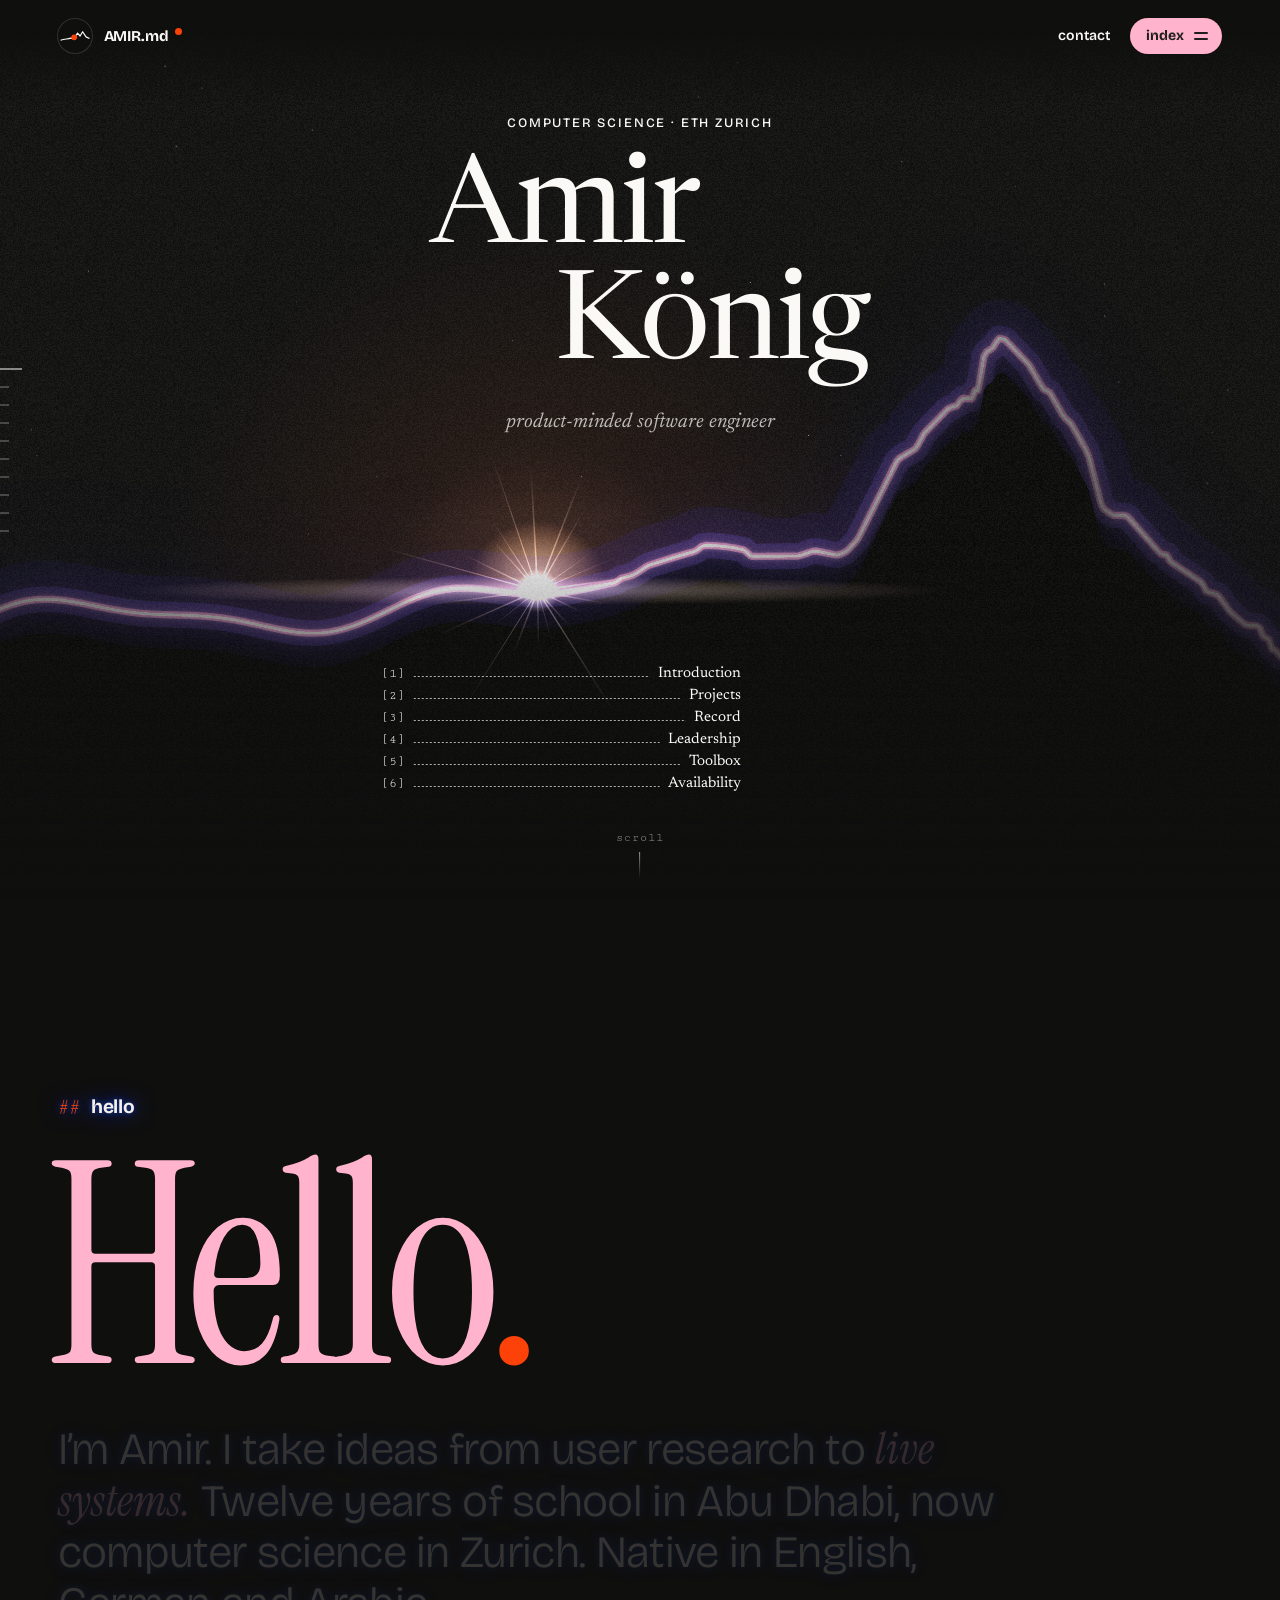
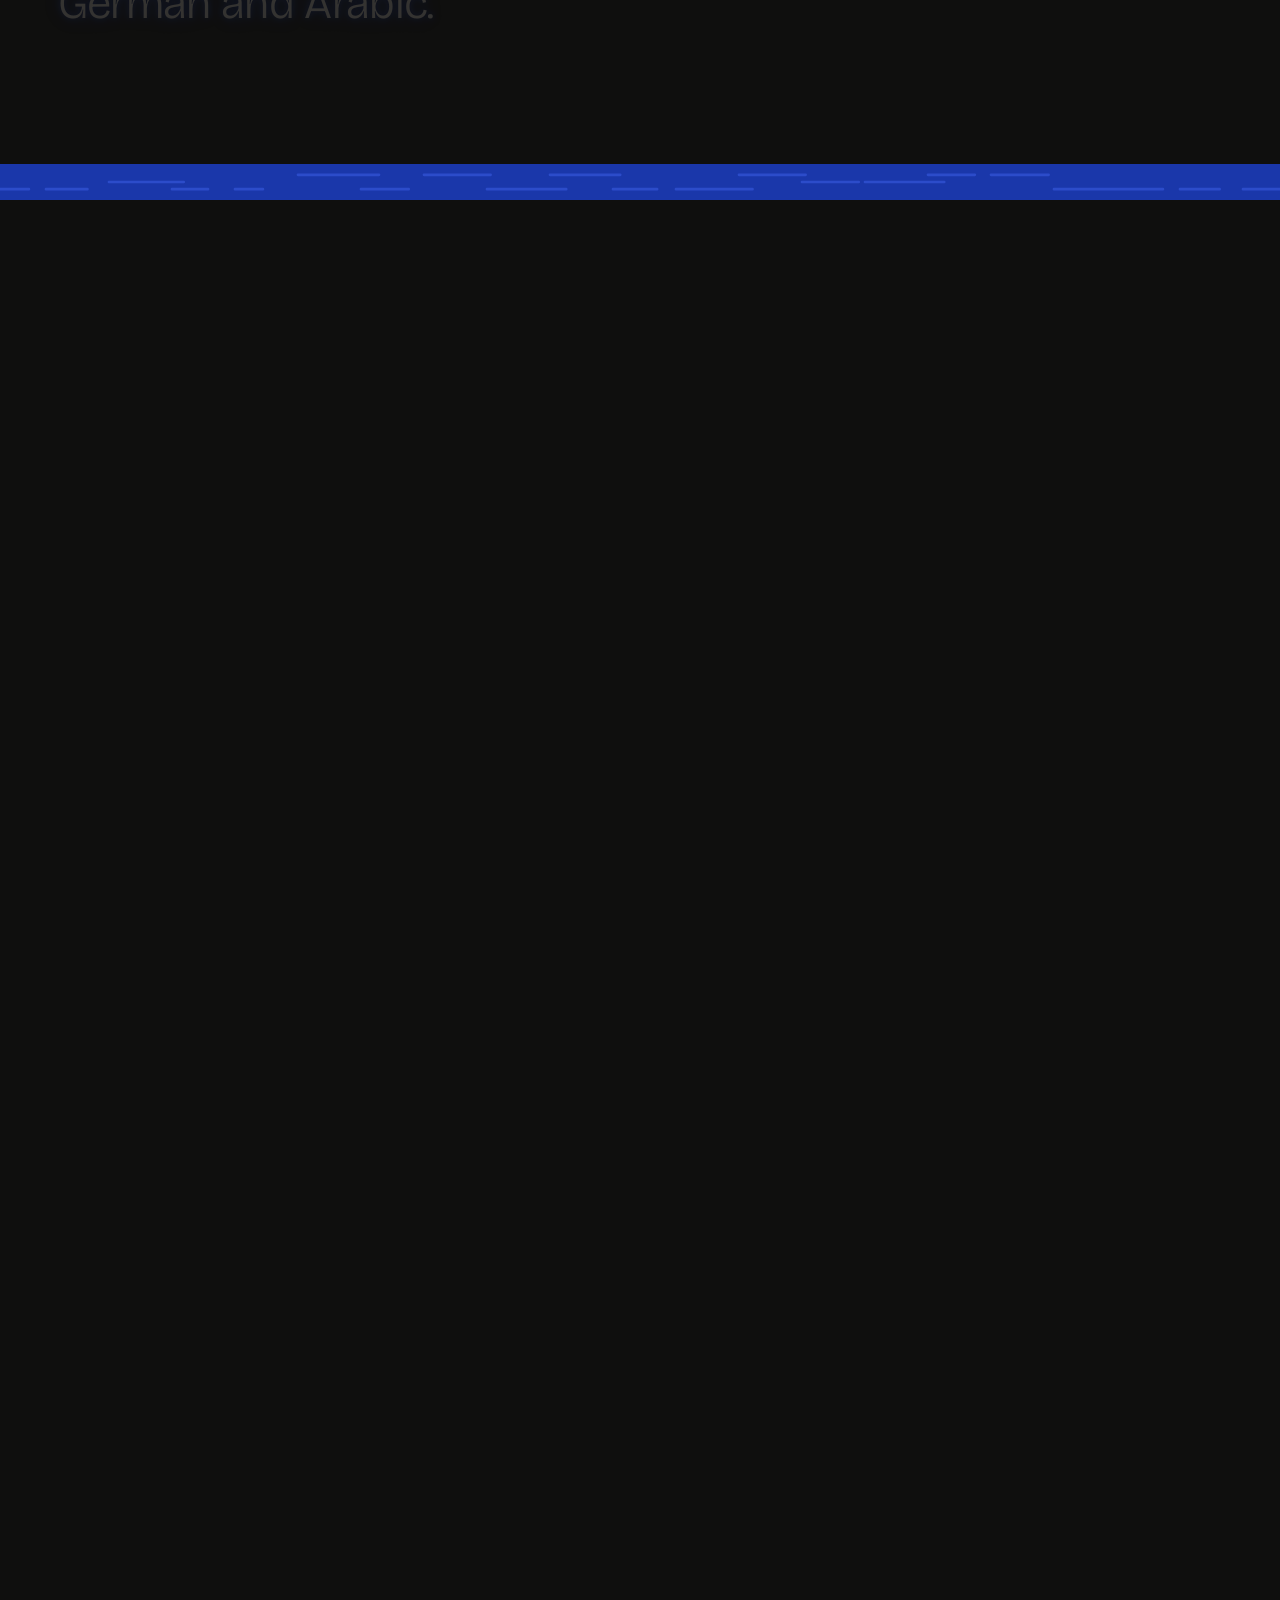
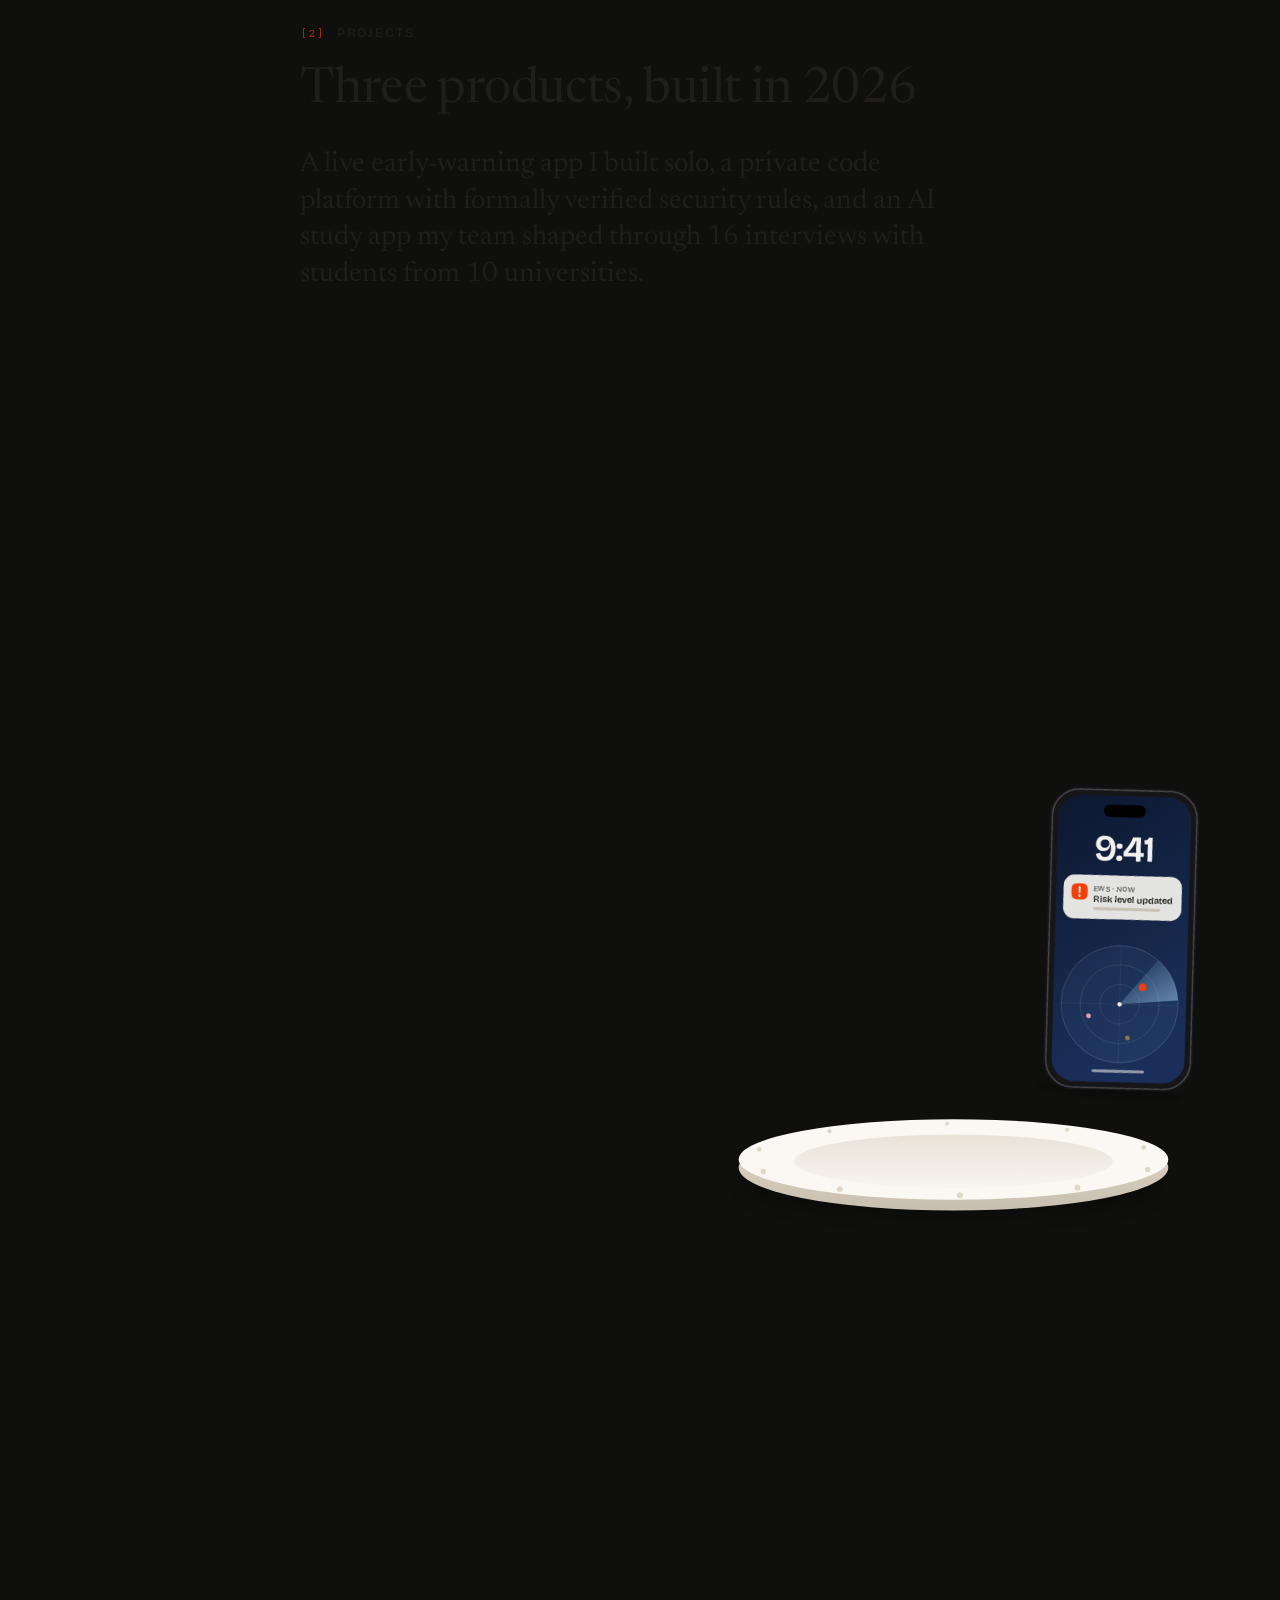
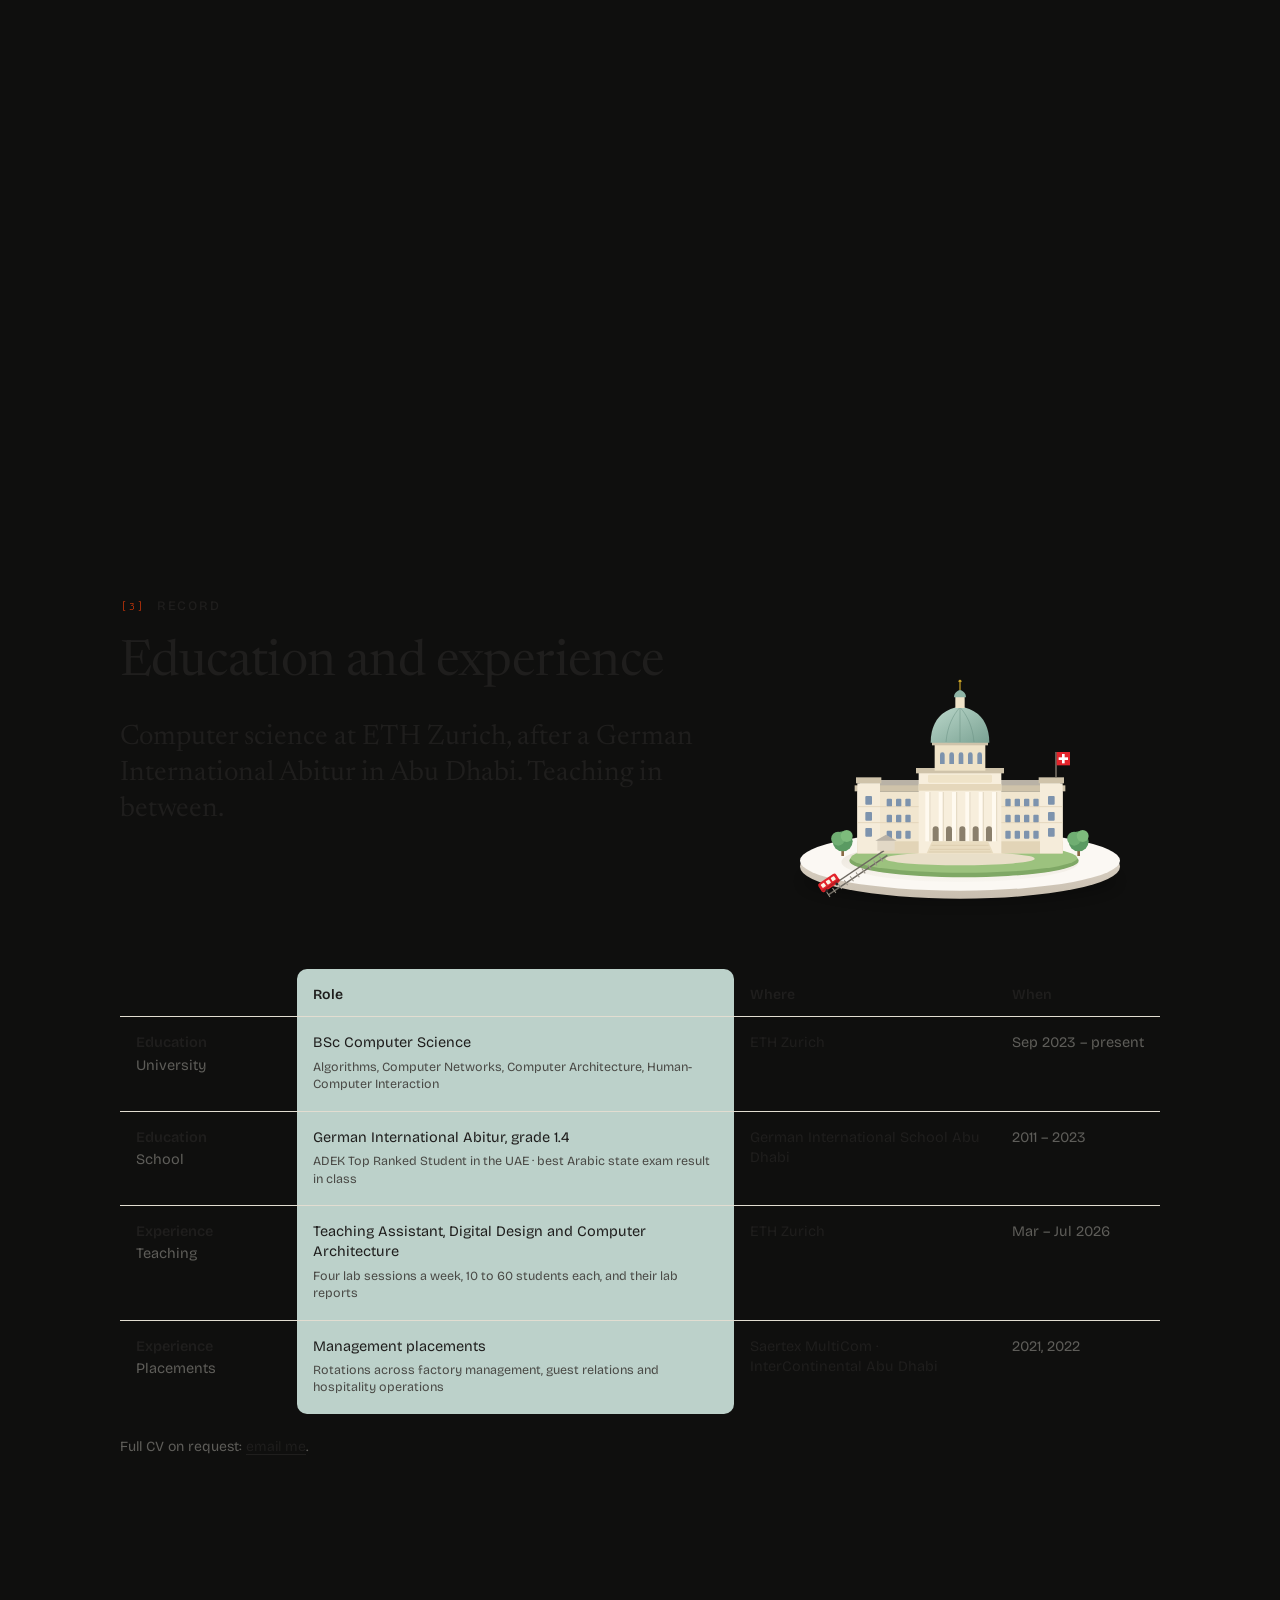
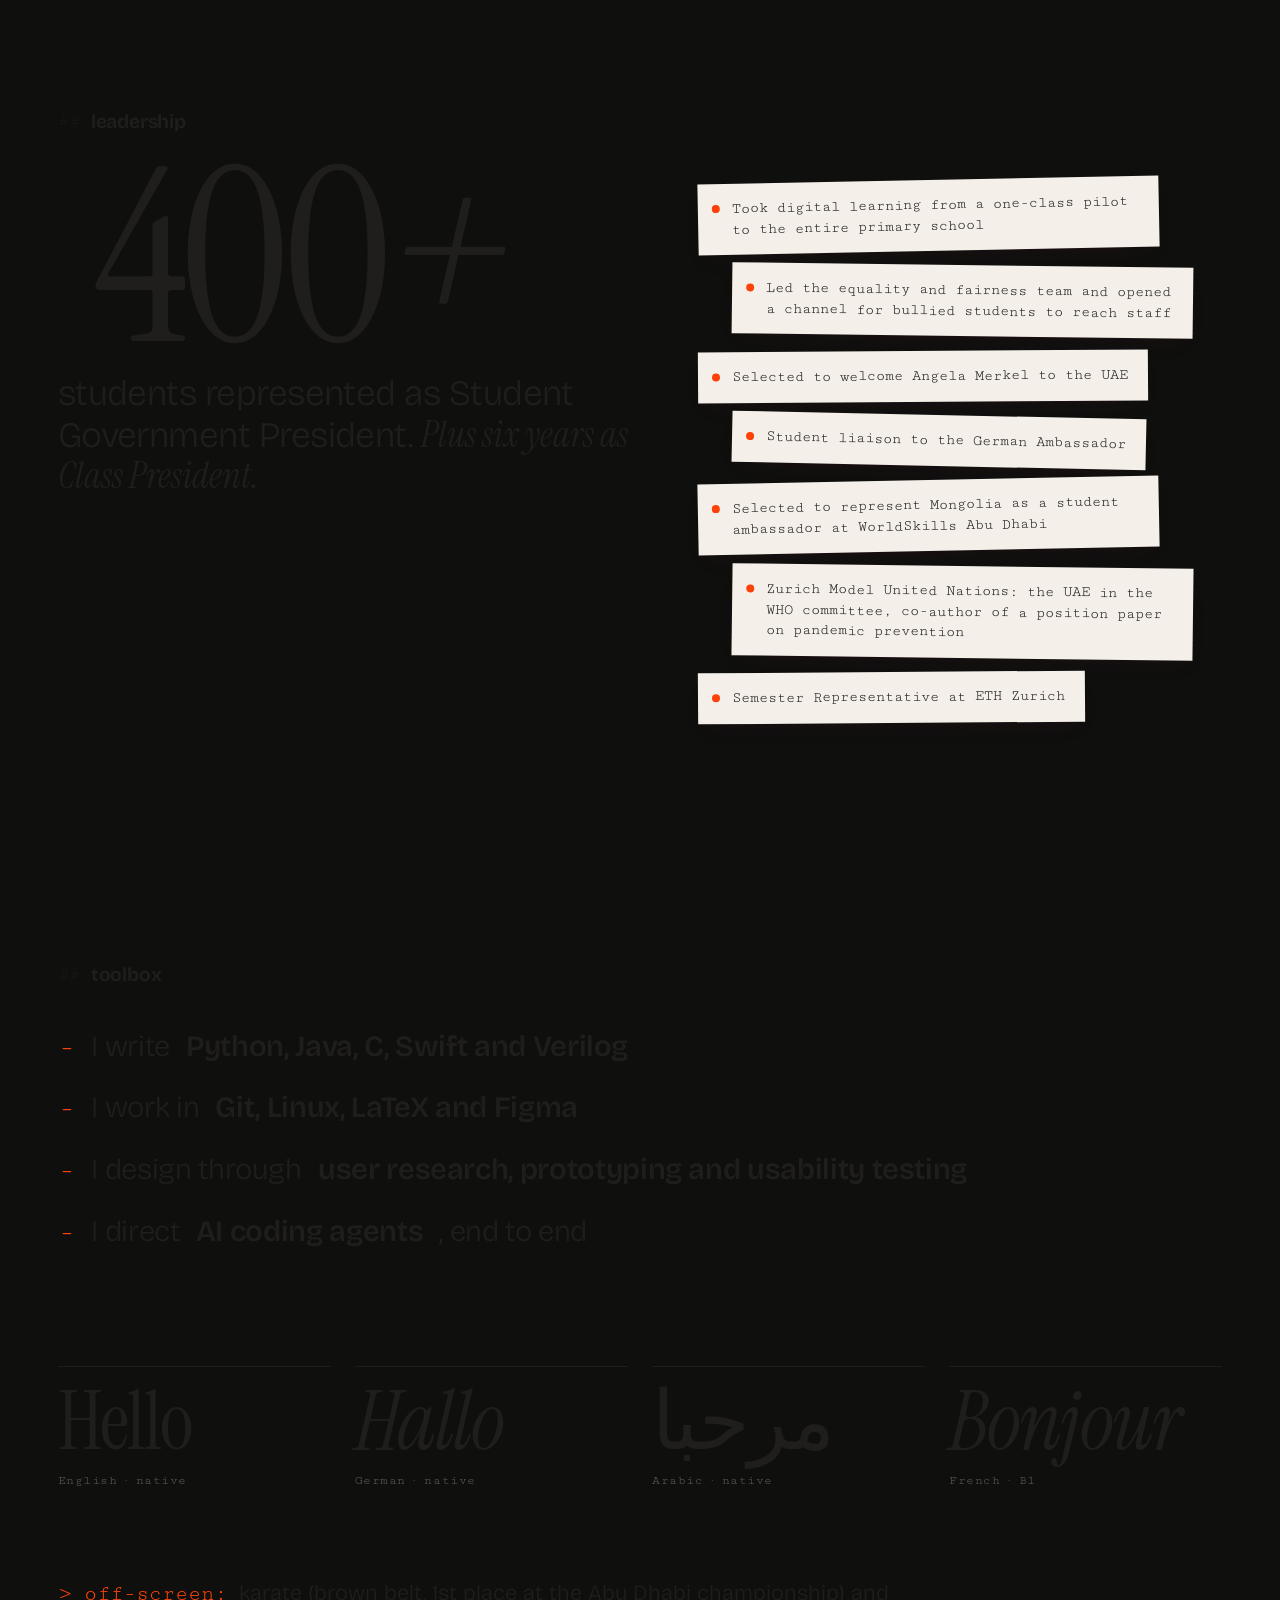
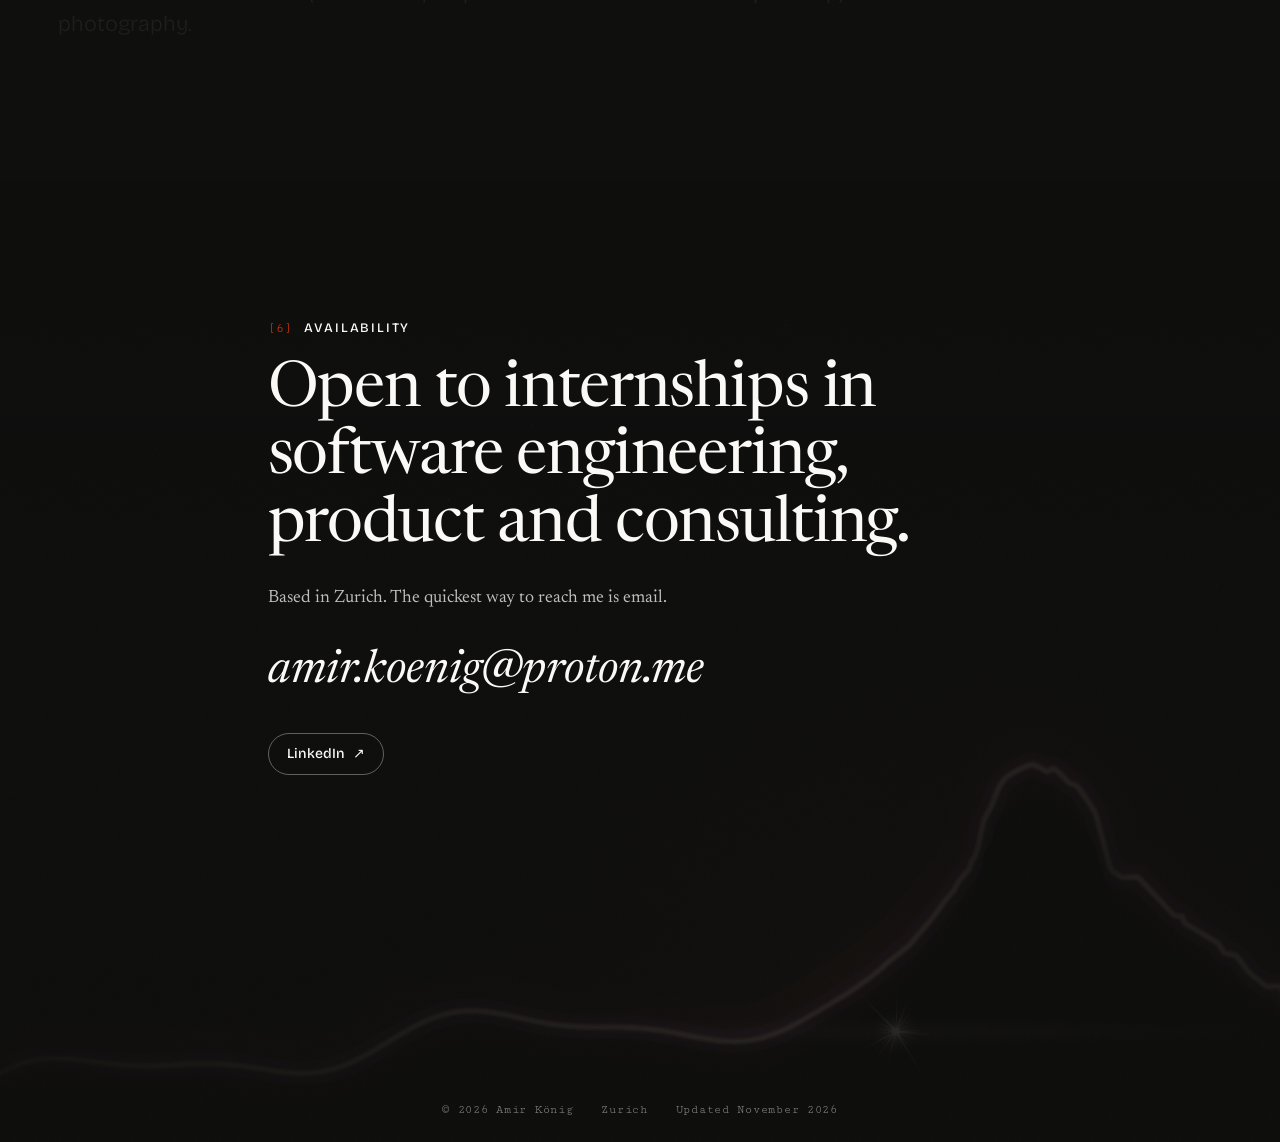
<file: index.html>
<!doctype html>
<html lang="en">
<head>
  <meta charset="utf-8">
  <meta name="viewport" content="width=device-width, initial-scale=1, viewport-fit=cover">
  <title>Amir König</title>
  <meta name="description" content="Amir König, product-minded software engineer studying computer science at ETH Zurich. Builder of EWS, Gitbox and Margin.">
  <meta name="theme-color" content="#0f0f0e">
  <meta property="og:type" content="website">
  <meta property="og:title" content="Amir König">
  <meta property="og:description" content="Product-minded software engineer studying computer science at ETH Zurich.">
  <meta property="og:url" content="https://amirkoenig.github.io/">
  <link rel="canonical" href="https://amirkoenig.github.io/">
  <link rel="icon" href="assets/favicon.svg" type="image/svg+xml">
  <link rel="preconnect" href="https://fonts.googleapis.com">
  <link rel="preconnect" href="https://fonts.gstatic.com" crossorigin>
  <link rel="stylesheet" href="https://fonts.googleapis.com/css2?family=Bricolage+Grotesque:opsz,wght@12..96,300..800&family=Cutive+Mono&family=Instrument+Serif:ital@0;1&family=Newsreader:ital,opsz,wght@0,6..72,300..600;1,6..72,300..600&display=swap">
  <link rel="stylesheet" href="assets/site.css?v=5">
  <script type="application/ld+json">
  {
    "@context": "https://schema.org",
    "@type": "Person",
    "name": "Amir König",
    "url": "https://amirkoenig.github.io/",
    "jobTitle": "Software engineer",
    "affiliation": { "@type": "CollegeOrUniversity", "name": "ETH Zurich" },
    "knowsLanguage": ["en", "de", "ar", "fr"],
    "sameAs": ["https://www.linkedin.com/in/amir-konig"]
  }
  </script>
  <script>document.documentElement.classList.add('js')</script>
</head>
<body>
  <a class="skip" href="#hello">Skip to the text</a>

  <!-- Shared SVG pieces: gradients, filters and the three project objects -->
  <svg class="sprite" aria-hidden="true" focusable="false">
    <defs>
      <filter id="soft" x="-30%" y="-80%" width="160%" height="260%"><feGaussianBlur stdDeviation="9"/></filter>
      <filter id="softer" x="-30%" y="-80%" width="160%" height="260%"><feGaussianBlur stdDeviation="4"/></filter>
      <linearGradient id="plateWell" x1="0" y1="0" x2="0" y2="1"><stop offset="0" stop-color="#e9e2d7"/><stop offset="1" stop-color="#f8f5ef"/></linearGradient>
      <linearGradient id="plateSide" x1="0" y1="0" x2="0" y2="1"><stop offset="0" stop-color="#e2dacd"/><stop offset="1" stop-color="#c9bfb0"/></linearGradient>
      <linearGradient id="ewsScreen" x1="0" y1="0" x2="0.3" y2="1"><stop offset="0" stop-color="#0c1830"/><stop offset="1" stop-color="#1a2f5c"/></linearGradient>
      <linearGradient id="sweepGrad" x1="1" y1="1" x2="0.2" y2="0"><stop offset="0" stop-color="#9fd0f0" stop-opacity=".55"/><stop offset="1" stop-color="#9fd0f0" stop-opacity="0"/></linearGradient>
      <linearGradient id="gold" x1="0" y1="0" x2="0" y2="1"><stop offset="0" stop-color="#ffd25e"/><stop offset="1" stop-color="#e0a116"/></linearGradient>
      <linearGradient id="boxTop" x1="0" y1="0" x2="1" y2="1"><stop offset="0" stop-color="#4b6ce6"/><stop offset="1" stop-color="#2f50d0"/></linearGradient>
      <linearGradient id="boxLeft" x1="0" y1="0" x2="0" y2="1"><stop offset="0" stop-color="#2346cc"/><stop offset="1" stop-color="#1a38b0"/></linearGradient>
      <linearGradient id="boxRight" x1="0" y1="0" x2="0" y2="1"><stop offset="0" stop-color="#16309c"/><stop offset="1" stop-color="#112680"/></linearGradient>
      <linearGradient id="padFrame" x1="0" y1="0" x2="1" y2="1"><stop offset="0" stop-color="#eeebe6"/><stop offset="1" stop-color="#bfbab2"/></linearGradient>

      <g id="plate">
        <ellipse cx="300" cy="512" rx="236" ry="34" fill="#000" opacity=".2" filter="url(#soft)"/>
        <ellipse cx="300" cy="490" rx="240" ry="48" fill="url(#plateSide)"/>
        <ellipse cx="300" cy="481" rx="240" ry="45" fill="#fbf8f3"/>
        <ellipse cx="300" cy="483" rx="178" ry="30" fill="url(#plateWell)"/>
      </g>

      <!-- EWS: a phone on a plate, lock screen with an alert and a live radar -->
      <symbol id="art-ews" viewBox="0 0 600 560">
        <ellipse cx="300" cy="482" rx="104" ry="11" fill="#000" opacity=".28" filter="url(#softer)"/>
        <g transform="rotate(-4 300 300)">
          <rect x="198" y="66" width="204" height="414" rx="40" fill="#151518"/>
          <rect x="201" y="69" width="198" height="408" rx="37" fill="none" stroke="#45454c" stroke-width="2"/>
          <rect x="209" y="77" width="182" height="392" rx="31" fill="url(#ewsScreen)"/>
          <rect x="271" y="89" width="58" height="17" rx="8.5" fill="#000"/>
          <text x="300" y="166" text-anchor="middle" fill="#faf9f5" font-family="Bricolage Grotesque, sans-serif" font-size="50" font-weight="600" letter-spacing="-1.5">9:41</text>
          <g transform="translate(219 186)">
            <rect width="162" height="60" rx="15" fill="#faf9f5" fill-opacity=".94"/>
            <rect x="11" y="12" width="22" height="22" rx="6.5" fill="#fc4109"/>
            <path d="M22 17 v7 M22 28 v1.5" stroke="#faf9f5" stroke-width="2.6" stroke-linecap="round"/>
            <text x="41" y="22" fill="#5e5d59" font-family="Bricolage Grotesque, sans-serif" font-size="10" font-weight="600" letter-spacing=".4">EWS · NOW</text>
            <text x="41" y="37" fill="#1f1e1d" font-family="Bricolage Grotesque, sans-serif" font-size="12.5" font-weight="600">Risk level updated</text>
            <rect x="41" y="44" width="92" height="4" rx="2" fill="#cfc9be"/>
          </g>
          <g transform="translate(300 362)">
            <circle r="80" fill="#6ea6cf" fill-opacity=".07" stroke="#faf9f5" stroke-opacity=".2"/>
            <circle r="54" fill="none" stroke="#faf9f5" stroke-opacity=".14"/>
            <circle r="27" fill="none" stroke="#faf9f5" stroke-opacity=".12"/>
            <path d="M-80 0H80M0 -80V80" stroke="#faf9f5" stroke-opacity=".08"/>
            <g>
              <path d="M0 0 L80 0 A80 80 0 0 0 56.6 -56.6 Z" fill="url(#sweepGrad)"/>
              <animateTransform attributeName="transform" type="rotate" from="0" to="360" dur="4.5s" repeatCount="indefinite"/>
            </g>
            <circle cx="31" cy="-24" r="4.5" fill="#fc4109"><animate attributeName="opacity" values="1;.25;1" dur="2.2s" repeatCount="indefinite"/></circle>
            <circle cx="31" cy="-24" r="4.5" fill="none" stroke="#fc4109" stroke-width="1.5"><animate attributeName="r" values="4.5;16" dur="2.2s" repeatCount="indefinite"/><animate attributeName="opacity" values=".9;0" dur="2.2s" repeatCount="indefinite"/></circle>
            <circle cx="-42" cy="17" r="3.2" fill="#ffb3cd"><animate attributeName="opacity" values=".3;1;.3" dur="3.1s" repeatCount="indefinite"/></circle>
            <circle cx="12" cy="46" r="3.2" fill="#f2b632"><animate attributeName="opacity" values="1;.35;1" dur="2.7s" repeatCount="indefinite"/></circle>
            <circle r="3" fill="#faf9f5"/>
          </g>
          <rect x="264" y="452" width="72" height="4" rx="2" fill="#faf9f5" fill-opacity=".55"/>
        </g>
      </symbol>

      <!-- Gitbox: a blue box with a padlock and a "verified" tag -->
      <symbol id="art-gitbox" viewBox="0 0 600 560">
        <ellipse cx="300" cy="474" rx="150" ry="16" fill="#000" opacity=".3" filter="url(#softer)"/>
        <path d="M300 168 L444 240 L300 312 L156 240 Z" fill="url(#boxTop)"/>
        <path d="M156 240 L300 312 L300 466 L156 394 Z" fill="url(#boxLeft)"/>
        <path d="M300 312 L444 240 L444 394 L300 466 Z" fill="url(#boxRight)"/>
        <path d="M156 262 L300 334 L444 262" fill="none" stroke="#0d1f66" stroke-opacity=".55" stroke-width="2"/>
        <path d="M156 240 L300 312 L444 240" fill="none" stroke="#7d95f0" stroke-opacity=".7" stroke-width="1.5"/>
        <path d="M300 168 L444 240 L300 312 L156 240 Z" fill="none" stroke="#9fb2ff" stroke-opacity=".35" stroke-width="1.5"/>
        <!-- branch glyph painted on the left face -->
        <g transform="matrix(1 .5 0 1 190 300)" fill="none" stroke="#f4efe8" stroke-width="7" stroke-linecap="round">
          <circle cx="14" cy="14" r="9"/>
          <circle cx="14" cy="86" r="9"/>
          <circle cx="66" cy="30" r="9"/>
          <path d="M14 23 V77"/>
          <path d="M66 39 C66 62 14 56 14 77"/>
        </g>
        <!-- hasp and padlock on the right face -->
        <path d="M362 312 l20 -10 v26 l-20 10 Z" fill="#c9c3b8"/>
        <path d="M352 352 V334 a21 21 0 0 1 42 0 V352" fill="none" stroke="#d9d3c8" stroke-width="9" stroke-linecap="round"/>
        <rect x="340" y="348" width="66" height="56" rx="11" fill="url(#gold)"/>
        <rect x="340" y="348" width="66" height="8" rx="4" fill="#fff" fill-opacity=".25"/>
        <circle cx="373" cy="370" r="6" fill="#6b4b0c"/>
        <rect x="370.5" y="371" width="5" height="16" rx="2.5" fill="#6b4b0c"/>
        <!-- tag on a string -->
        <path d="M398 330 C430 340 444 368 452 392" fill="none" stroke="#f4efe8" stroke-width="2"/>
        <g transform="rotate(14 470 412)">
          <path d="M432 392 h100 a6 6 0 0 1 6 6 v30 a6 6 0 0 1 -6 6 h-100 l-14 -21 Z" fill="#faf9f5"/>
          <circle cx="434" cy="413" r="3.5" fill="#c9bfb0"/>
          <text x="445" y="420" fill="#1f1e1d" font-family="Instrument Serif, Georgia, serif" font-style="italic" font-size="21">verified</text>
          <circle cx="526" cy="416" r="3.2" fill="#fc4109"/>
        </g>
        <!-- sparkles -->
        <g fill="#faf9f5">
          <path d="M214 146 l4 12 l12 4 l-12 4 l-4 12 l-4 -12 l-12 -4 l12 -4 Z"><animate attributeName="opacity" values="1;.2;1" dur="2.6s" repeatCount="indefinite"/></path>
          <path d="M408 120 l3 9 l9 3 l-9 3 l-3 9 l-3 -9 l-9 -3 l9 -3 Z"><animate attributeName="opacity" values=".3;1;.3" dur="3.2s" repeatCount="indefinite"/></path>
          <path d="M470 196 l2.5 7 l7 2.5 l-7 2.5 l-2.5 7 l-2.5 -7 l-7 -2.5 l7 -2.5 Z"><animate attributeName="opacity" values="1;.4;1" dur="2.1s" repeatCount="indefinite"/></path>
        </g>
      </symbol>

      <!-- Margin: a tablet with a margin note and a pencil -->
      <symbol id="art-margin" viewBox="0 0 600 560">
        <ellipse cx="300" cy="474" rx="170" ry="13" fill="#000" opacity=".28" filter="url(#softer)"/>
        <g transform="rotate(-3 300 340)">
          <path d="M250 455 L300 300 L350 455 Z" fill="#9d978e"/>
          <rect x="128" y="208" width="344" height="252" rx="24" fill="url(#padFrame)"/>
          <rect x="136" y="216" width="328" height="236" rx="17" fill="#1c1c1e"/>
          <rect x="146" y="226" width="308" height="216" rx="9" fill="#fbfaf7"/>
          <!-- page text -->
          <g fill="#d4cec4">
            <rect x="164" y="246" width="120" height="9" rx="4.5" fill="#1f1e1d" fill-opacity=".8"/>
            <rect x="164" y="270" width="196" height="5" rx="2.5"/>
            <rect x="164" y="284" width="182" height="5" rx="2.5"/>
            <rect x="160" y="295" width="196" height="16" rx="3" fill="#f6d55c" fill-opacity=".75"/>
            <rect x="164" y="300" width="176" height="5" rx="2.5" fill="#8e8778"/>
            <rect x="164" y="320" width="190" height="5" rx="2.5"/>
            <rect x="164" y="334" width="150" height="5" rx="2.5"/>
            <rect x="164" y="356" width="196" height="5" rx="2.5"/>
            <rect x="164" y="370" width="172" height="5" rx="2.5"/>
            <rect x="164" y="384" width="186" height="5" rx="2.5"/>
            <rect x="164" y="398" width="120" height="5" rx="2.5"/>
          </g>
          <path d="M368 226 V442" stroke="#ffb3cd" stroke-width="1.5"/>
          <!-- the tutor's note in the margin -->
          <text fill="#fc4109" font-family="Instrument Serif, Georgia, serif" font-style="italic" font-size="16">
            <tspan x="375" y="256">what would</tspan>
            <tspan x="375" y="274">you try</tspan>
            <tspan x="375" y="292">first?</tspan>
          </text>
          <path d="M392 312 C388 330 372 312 361 304" fill="none" stroke="#fc4109" stroke-width="2" stroke-linecap="round"/>
          <path d="M369 298 L360 304 L369 310" fill="none" stroke="#fc4109" stroke-width="2" stroke-linecap="round" stroke-linejoin="round"/>
          <rect x="384" y="408" width="56" height="20" rx="10" fill="#1d3fbf"/>
          <text x="412" y="422" text-anchor="middle" fill="#faf9f5" font-family="Bricolage Grotesque, sans-serif" font-size="10" font-weight="600">hint</text>
        </g>
        <!-- pencil resting on the plate -->
        <g transform="rotate(-11 300 486)">
          <rect x="176" y="478" width="210" height="15" rx="2" fill="#f2b632"/>
          <rect x="176" y="478" width="210" height="5" fill="#fff" fill-opacity=".25"/>
          <rect x="160" y="478" width="18" height="15" rx="3" fill="#ffb3cd"/>
          <rect x="174" y="478" width="8" height="15" fill="#bdb6aa"/>
          <path d="M386 478 L414 485.5 L386 493 Z" fill="#f1dcc0"/>
          <path d="M405 483 L414 485.5 L405 488 Z" fill="#2a2a2a"/>
        </g>
      </symbol>

      <!-- Small sun-over-ridge badge, also the favicon -->
      <symbol id="badge" viewBox="0 0 40 40">
        <circle cx="20" cy="20" r="19" fill="#0f0f0e"/>
        <path d="M3 25 C8 23 11 24 15 22.5 L19 23 L23 16.5 L26 20 L29 15 L33 21 L37 23" fill="none" stroke="#faf9f5" stroke-width="1.4" stroke-linejoin="round"/>
        <circle cx="19" cy="21.5" r="3.4" fill="#fc4109"/>
      </symbol>
    </defs>
  </svg>

  <header class="hud" data-tone="light">
    <a class="brand" href="#top" aria-label="Amir König, back to top">
      <svg class="badge" viewBox="0 0 40 40" aria-hidden="true"><use href="#badge"/></svg>
      <span class="brand-name">AMIR.md</span><span class="brand-dot" aria-hidden="true"></span>
    </a>
    <span class="hud-file" aria-hidden="true"><span class="hud-hash"></span><span class="hud-label"></span></span>
    <nav class="hud-right" aria-label="Quick links">
      <a class="hud-link" href="#contact">contact</a>
      <button class="pill" type="button" aria-expanded="false" aria-controls="index">index <span class="burger" aria-hidden="true"></span></button>
    </nav>
  </header>

  <nav class="rail" aria-label="Sections"></nav>
  <div class="cursor" aria-hidden="true"></div>
  <div class="backdrop" aria-hidden="true"></div>

  <main>
    <!-- [0] Hero -->
    <section class="hero" id="top" data-bg="#0f0f0e" data-tone="light" data-label="" data-name="top">
      <canvas class="sky" data-base=".67" data-sun=".42" aria-hidden="true"></canvas>
      <div class="hero-head">
        <p class="eyebrow">Computer Science · ETH Zurich</p>
        <h1 class="hero-title"><span class="l1">Amir</span> <span class="l2">König</span></h1>
        <p class="hero-sub">product-minded software engineer</p>
      </div>
      <nav class="toc" aria-label="Contents">
        <ol>
          <li><a href="#hello"><span class="num">[1]</span><span class="lead"></span><span class="lbl">Introduction</span></a></li>
          <li><a href="#projects"><span class="num">[2]</span><span class="lead"></span><span class="lbl">Projects</span></a></li>
          <li><a href="#record"><span class="num">[3]</span><span class="lead"></span><span class="lbl">Record</span></a></li>
          <li><a href="#leadership"><span class="num">[4]</span><span class="lead"></span><span class="lbl">Leadership</span></a></li>
          <li><a href="#toolbox"><span class="num">[5]</span><span class="lead"></span><span class="lbl">Toolbox</span></a></li>
          <li><a href="#contact"><span class="num">[6]</span><span class="lead"></span><span class="lbl">Availability</span></a></li>
        </ol>
      </nav>
      <p class="scroll-hint" aria-hidden="true">scroll</p>
    </section>

    <!-- [1] Hello -->
    <section class="pin field field-klein" id="hello" data-bg="#1d3fbf" data-tone="light" data-label="hello" data-name="Introduction" data-hash="##">
      <div class="pin-stage">
        <p class="md-h"><span class="hash">##</span> hello</p>
        <h2 class="hello-big">Hello<span class="dot">.</span></h2>
        <div class="skyline" aria-hidden="true"><svg viewBox="0 0 1600 600" preserveAspectRatio="xMidYMax slice"><defs><pattern id="skWin" width="9" height="13" patternUnits="userSpaceOnUse"><rect x="2" y="3" width="4" height="6" rx=".8" fill="#5a7bec" fill-opacity=".55"/></pattern><pattern id="skWinFar" width="10" height="14" patternUnits="userSpaceOnUse"><rect x="3" y="4" width="3" height="5" fill="#3554d2" fill-opacity=".8"/></pattern><clipPath id="skCG"><path d="M500 560 C504 470 524 360 560 252 L598 262 C566 370 546 474 542 560 Z"/></clipPath><clipPath id="skAld"><circle cx="412" cy="462" r="64"/></clipPath></defs><g class="sk-sun"><circle cx="1268" cy="190" r="70" fill="#fc4109" opacity=".18"/><circle cx="1268" cy="190" r="46" fill="#fc4109"/></g><g class="sk-far"><path d="M-10 560 V306 H-4 V288 H38 V306 H44 V560 Z" fill="#2646c6"/><rect x="-5" y="312" width="44" height="242" fill="url(#skWinFar)"/><path d="M37 560 V405 H43 V387 H69 V405 H75 V560 Z" fill="#2646c6"/><rect x="42" y="411" width="28" height="143" fill="url(#skWinFar)"/><path d="M85 560 V397 H91 V379 H116 V397 H122 V560 Z" fill="#2646c6"/><rect x="90" y="403" width="27" height="151" fill="url(#skWinFar)"/><path d="M116 560 V375 H122 V357 H171 V375 H177 V560 Z" fill="#2646c6"/><rect x="121" y="381" width="51" height="173" fill="url(#skWinFar)"/><path d="M171 560 V376 H177 V358 H234 V376 H240 V560 Z" fill="#2646c6"/><rect x="176" y="382" width="59" height="172" fill="url(#skWinFar)"/><rect x="250" y="307" width="41" height="253" fill="#2646c6"/><rect x="255" y="331" width="31" height="223" fill="url(#skWinFar)"/><rect x="301" y="397" width="37" height="163" fill="#2646c6"/><rect x="306" y="421" width="27" height="133" fill="url(#skWinFar)"/><rect x="331" y="261" width="48" height="299" fill="#2646c6"/><rect x="336" y="285" width="38" height="269" fill="url(#skWinFar)"/><path d="M375 560 V375 H381 V357 H421 V375 H427 V560 Z" fill="#2646c6"/><rect x="380" y="381" width="42" height="173" fill="url(#skWinFar)"/><rect x="422" y="328" width="70" height="232" fill="#2646c6"/><rect x="427" y="352" width="60" height="202" fill="url(#skWinFar)"/><rect x="489" y="398" width="40" height="162" fill="#2646c6"/><rect x="494" y="422" width="30" height="132" fill="url(#skWinFar)"/><rect x="527" y="274" width="57" height="286" fill="#2646c6"/><rect x="532" y="298" width="47" height="256" fill="url(#skWinFar)"/><rect x="578" y="265" width="70" height="295" fill="#2646c6"/><rect x="583" y="289" width="60" height="265" fill="url(#skWinFar)"/><rect x="655" y="359" width="68" height="201" fill="#2646c6"/><rect x="660" y="383" width="58" height="171" fill="url(#skWinFar)"/><path d="M729 560 V360 H735 V342 H786 V360 H792 V560 Z" fill="#2646c6"/><rect x="734" y="366" width="53" height="188" fill="url(#skWinFar)"/><rect x="789" y="270" width="49" height="290" fill="#2646c6"/><rect x="794" y="294" width="39" height="260" fill="url(#skWinFar)"/><rect x="846" y="337" width="65" height="223" fill="#2646c6"/><rect x="851" y="361" width="55" height="193" fill="url(#skWinFar)"/><rect x="912" y="280" width="38" height="280" fill="#2646c6"/><rect x="917" y="304" width="28" height="250" fill="url(#skWinFar)"/><rect x="947" y="288" width="55" height="272" fill="#2646c6"/><rect x="952" y="312" width="45" height="242" fill="url(#skWinFar)"/><path d="M1007 560 V439 H1013 V421 H1037 V439 H1043 V560 Z" fill="#2646c6"/><rect x="1012" y="445" width="26" height="109" fill="url(#skWinFar)"/><path d="M1052 560 V348 H1058 V330 H1116 V348 H1122 V560 Z" fill="#2646c6"/><rect x="1057" y="354" width="60" height="200" fill="url(#skWinFar)"/><rect x="1125" y="398" width="65" height="162" fill="#2646c6"/><rect x="1130" y="422" width="55" height="132" fill="url(#skWinFar)"/><rect x="1184" y="319" width="39" height="241" fill="#2646c6"/><rect x="1189" y="343" width="29" height="211" fill="url(#skWinFar)"/><path d="M1217 560 V447 H1223 V429 H1248 V447 H1254 V560 Z" fill="#2646c6"/><rect x="1222" y="453" width="27" height="101" fill="url(#skWinFar)"/><rect x="1264" y="322" width="62" height="238" fill="#2646c6"/><rect x="1269" y="346" width="52" height="208" fill="url(#skWinFar)"/><path d="M1329 560 V386 H1335 V368 H1358 V386 H1364 V560 Z" fill="#2646c6"/><rect x="1334" y="392" width="25" height="162" fill="url(#skWinFar)"/><path d="M1359 560 V283 H1365 V265 H1418 V283 H1424 V560 Z" fill="#2646c6"/><rect x="1364" y="289" width="55" height="265" fill="url(#skWinFar)"/><path d="M1425 560 V331 H1431 V313 H1461 V331 H1467 V560 Z" fill="#2646c6"/><rect x="1430" y="337" width="32" height="217" fill="url(#skWinFar)"/><rect x="1474" y="292" width="39" height="268" fill="#2646c6"/><rect x="1479" y="316" width="29" height="238" fill="url(#skWinFar)"/><rect x="1522" y="285" width="51" height="275" fill="#2646c6"/><rect x="1527" y="309" width="41" height="245" fill="url(#skWinFar)"/><rect x="1582" y="430" width="51" height="130" fill="#2646c6"/><rect x="1587" y="454" width="41" height="100" fill="url(#skWinFar)"/></g><g class="sk-b" data-c="0.9"><rect x="20" y="300" width="56" height="260" fill="#3557d9"/><rect x="54.7" y="300" width="21.3" height="260" fill="#2d4dcf"/><rect x="24" y="314" width="48" height="240" fill="url(#skWin)"/><path d="M21 300 V560" stroke="#5f80ee" stroke-width="1.4"/><rect x="46.0" y="278" width="4" height="22" fill="#3557d9"/><rect x="65" y="471" width="4" height="6" rx=".8" fill="#ffd27a" fill-opacity=".85"/><rect x="29" y="367" width="4" height="6" rx=".8" fill="#ffd27a" fill-opacity=".85"/></g><g class="sk-b" data-c="0.9"><rect x="80" y="250" width="48" height="310" fill="#3557d9"/><rect x="109.8" y="250" width="18.2" height="310" fill="#2d4dcf"/><rect x="84" y="264" width="40" height="290" fill="url(#skWin)"/><path d="M81 250 V560" stroke="#5f80ee" stroke-width="1.4"/><rect x="83" y="328" width="4" height="6" rx=".8" fill="#ffd27a" fill-opacity=".85"/><rect x="92" y="354" width="4" height="6" rx=".8" fill="#ffd27a" fill-opacity=".85"/></g><g class="sk-b" data-c="0.8"><rect x="132" y="330" width="40" height="230" fill="#3557d9"/><rect x="156.8" y="330" width="15.2" height="230" fill="#2d4dcf"/><rect x="136" y="344" width="32" height="210" fill="url(#skWin)"/><path d="M133 330 V560" stroke="#5f80ee" stroke-width="1.4"/><rect x="155" y="432" width="4" height="6" rx=".8" fill="#ffd27a" fill-opacity=".85"/><rect x="137" y="536" width="4" height="6" rx=".8" fill="#ffd27a" fill-opacity=".85"/></g><g class="sk-b" data-c="1"><rect x="1540" y="290" width="50" height="270" fill="#3557d9"/><rect x="1571" y="290" width="19" height="270" fill="#2d4dcf"/><rect x="1544" y="304" width="42" height="250" fill="url(#skWin)"/><path d="M1541 290 V560" stroke="#5f80ee" stroke-width="1.4"/><rect x="1577" y="367" width="4" height="6" rx=".8" fill="#ffd27a" fill-opacity=".85"/><rect x="1559" y="419" width="4" height="6" rx=".8" fill="#ffd27a" fill-opacity=".85"/></g><g class="sk-b" data-c="0.9"><rect x="1494" y="360" width="44" height="200" fill="#3557d9"/><rect x="1521.3" y="360" width="16.7" height="200" fill="#2d4dcf"/><rect x="1498" y="374" width="36" height="180" fill="url(#skWin)"/><path d="M1495 360 V560" stroke="#5f80ee" stroke-width="1.4"/><rect x="1496" y="406" width="4" height="6" rx=".8" fill="#ffd27a" fill-opacity=".85"/><rect x="1523" y="484" width="4" height="6" rx=".8" fill="#ffd27a" fill-opacity=".85"/></g><g class="sk-b" data-c="0.7"><rect x="186" y="430" width="9" height="130" fill="#4466e2"/><rect x="190.5" y="430" width="4.5" height="130" fill="#3a5bdb"/><rect x="184" y="464" width="13" height="4" fill="#3a5bdb"/><rect x="184" y="506" width="13" height="4" fill="#3a5bdb"/><path d="M185 430 L190.5 410 L196 430 Z" fill="#ffd27a" fill-opacity=".9"/><rect x="292" y="430" width="9" height="130" fill="#4466e2"/><rect x="296.5" y="430" width="4.5" height="130" fill="#3a5bdb"/><rect x="290" y="464" width="13" height="4" fill="#3a5bdb"/><rect x="290" y="506" width="13" height="4" fill="#3a5bdb"/><path d="M291 430 L296.5 410 L302 430 Z" fill="#ffd27a" fill-opacity=".9"/><rect x="160" y="516" width="168" height="44" rx="3" fill="#4466e2"/><rect x="160" y="548" width="168" height="12" fill="#3a5bdb"/><path d="M178 556 v-14 a5 5 0 0 1 10 0 v14 Z M194 556 v-14 a5 5 0 0 1 10 0 v14 Z M210 556 v-14 a5 5 0 0 1 10 0 v14 Z M226 556 v-14 a5 5 0 0 1 10 0 v14 Z M242 556 v-14 a5 5 0 0 1 10 0 v14 Z M258 556 v-14 a5 5 0 0 1 10 0 v14 Z M274 556 v-14 a5 5 0 0 1 10 0 v14 Z M290 556 v-14 a5 5 0 0 1 10 0 v14 Z M306 556 v-14 a5 5 0 0 1 10 0 v14 Z" fill="#2d4dcf"/><rect x="222" y="492" width="44" height="26" fill="#4466e2"/><path d="M178 518 C172 496.0 189.7 486.0 196 478 C202.3 486.0 220 496.0 214 518 Z" fill="#4466e2"/><path d="M196 518 V478 C202.3 486.0 220 496.0 214 518 Z" fill="#3a5bdb"/><path d="M196 478 V462" stroke="#ffd27a" stroke-width="2.4"/><path d="M274 518 C268 496.0 285.7 486.0 292 478 C298.3 486.0 316 496.0 310 518 Z" fill="#4466e2"/><path d="M292 518 V478 C298.3 486.0 316 496.0 310 518 Z" fill="#3a5bdb"/><path d="M292 478 V462" stroke="#ffd27a" stroke-width="2.4"/><path d="M214 494 C208 457.7 233.5 441.2 244 428 C254.5 441.2 280 457.7 274 494 Z" fill="#4466e2"/><path d="M244 494 V428 C254.5 441.2 280 457.7 274 494 Z" fill="#3a5bdb"/><path d="M244 428 V412" stroke="#ffd27a" stroke-width="2.4"/><rect x="160" y="388" width="10" height="172" fill="#4466e2"/><rect x="165.0" y="388" width="5.0" height="172" fill="#3a5bdb"/><rect x="158" y="422" width="14" height="4" fill="#3a5bdb"/><rect x="158" y="464" width="14" height="4" fill="#3a5bdb"/><path d="M159 388 L165.0 368 L171 388 Z" fill="#ffd27a" fill-opacity=".9"/><rect x="318" y="388" width="10" height="172" fill="#4466e2"/><rect x="323.0" y="388" width="5.0" height="172" fill="#3a5bdb"/><rect x="316" y="422" width="14" height="4" fill="#3a5bdb"/><rect x="316" y="464" width="14" height="4" fill="#3a5bdb"/><path d="M317 388 L323.0 368 L329 388 Z" fill="#ffd27a" fill-opacity=".9"/></g><g class="sk-b" data-c="0.5"><rect x="384" y="526" width="56" height="34" fill="#3a5bdb"/><circle cx="412" cy="462" r="64" fill="#4466e2"/><g clip-path="url(#skAld)"><path d="M264 540 L392 390 M560 540 L432 390 M278 540 L406 390 M546 540 L418 390 M292 540 L420 390 M532 540 L404 390 M306 540 L434 390 M518 540 L390 390 M320 540 L448 390 M504 540 L376 390 M334 540 L462 390 M490 540 L362 390 M348 540 L476 390 M476 540 L348 390 M362 540 L490 390 M462 540 L334 390 M376 540 L504 390 M448 540 L320 390 M390 540 L518 390 M434 540 L306 390 M404 540 L532 390 M420 540 L292 390 M418 540 L546 390 M406 540 L278 390 M432 540 L560 390 M392 540 L264 390" stroke="#7d98f2" stroke-opacity=".7" stroke-width="1.6"/></g><circle cx="412" cy="462" r="64" fill="none" stroke="#5f80ee" stroke-width="3.5"/></g><g class="sk-b" data-c="0.3"><path d="M500 560 C504 470 524 360 560 252 L598 262 C566 370 546 474 542 560 Z" fill="#3f62df"/><g clip-path="url(#skCG)"><path d="M396 560 L536 250 M704 560 L564 250 M412 560 L552 250 M688 560 L548 250 M428 560 L568 250 M672 560 L532 250 M444 560 L584 250 M656 560 L516 250 M460 560 L600 250 M640 560 L500 250 M476 560 L616 250 M624 560 L484 250 M492 560 L632 250 M608 560 L468 250 M508 560 L648 250 M592 560 L452 250 M524 560 L664 250 M576 560 L436 250 M540 560 L680 250 M560 560 L420 250 M556 560 L696 250 M544 560 L404 250 M572 560 L712 250 M528 560 L388 250 M588 560 L728 250 M512 560 L372 250 M604 560 L744 250 M496 560 L356 250" stroke="#7d98f2" stroke-opacity=".6" stroke-width="1.4"/></g><path d="M540 420 C560 404 584 408 598 426 C580 418 562 420 544 432 Z" fill="#7d98f2" fill-opacity=".8"/></g><g class="sk-b" data-c="0.2"><path d="M596 560 V258 C596 230 609.3 214 621.1 214 C629.4 214 634 228 634 248 V560 Z" fill="#4466e2"/><path d="M618.8 560 V215 C629.4 214 634 228 634 248 V560 Z" fill="#3a5bdb"/><path d="M599 266 H631 M599 278 H631 M599 290 H631 M599 302 H631 M599 314 H631 M599 326 H631 M599 338 H631 M599 350 H631 M599 362 H631 M599 374 H631 M599 386 H631 M599 398 H631 M599 410 H631 M599 422 H631 M599 434 H631 M599 446 H631 M599 458 H631 M599 470 H631 M599 482 H631 M599 494 H631 M599 506 H631 M599 518 H631 M599 530 H631 M599 542 H631 M599 554 H631" stroke="#6f8cf0" stroke-opacity=".55" stroke-width="1.2"/><path d="M599 258 V560" stroke="#8aa3f4" stroke-width="1.6"/><rect x="605" y="523" width="4" height="6" rx=".8" fill="#ffd27a" fill-opacity=".85"/><rect x="614" y="406" width="4" height="6" rx=".8" fill="#ffd27a" fill-opacity=".85"/></g><g class="sk-b" data-c="0.2"><path d="M638 560 V200 C638 172 651.3 156 663.1 156 C671.4 156 676 170 676 190 V560 Z" fill="#4466e2"/><path d="M660.8 560 V157 C671.4 156 676 170 676 190 V560 Z" fill="#3a5bdb"/><path d="M641 208 H673 M641 220 H673 M641 232 H673 M641 244 H673 M641 256 H673 M641 268 H673 M641 280 H673 M641 292 H673 M641 304 H673 M641 316 H673 M641 328 H673 M641 340 H673 M641 352 H673 M641 364 H673 M641 376 H673 M641 388 H673 M641 400 H673 M641 412 H673 M641 424 H673 M641 436 H673 M641 448 H673 M641 460 H673 M641 472 H673 M641 484 H673 M641 496 H673 M641 508 H673 M641 520 H673 M641 532 H673 M641 544 H673" stroke="#6f8cf0" stroke-opacity=".55" stroke-width="1.2"/><path d="M641 200 V560" stroke="#8aa3f4" stroke-width="1.6"/><rect x="641" y="510" width="4" height="6" rx=".8" fill="#ffd27a" fill-opacity=".85"/><rect x="659" y="471" width="4" height="6" rx=".8" fill="#ffd27a" fill-opacity=".85"/></g><g class="sk-b" data-c="0.1"><path d="M680 560 V162 C680 134 694 118 706.4 118 C715.2 118 720 132 720 152 V560 Z" fill="#4466e2"/><path d="M704 560 V119 C715.2 118 720 132 720 152 V560 Z" fill="#3a5bdb"/><path d="M683 170 H717 M683 182 H717 M683 194 H717 M683 206 H717 M683 218 H717 M683 230 H717 M683 242 H717 M683 254 H717 M683 266 H717 M683 278 H717 M683 290 H717 M683 302 H717 M683 314 H717 M683 326 H717 M683 338 H717 M683 350 H717 M683 362 H717 M683 374 H717 M683 386 H717 M683 398 H717 M683 410 H717 M683 422 H717 M683 434 H717 M683 446 H717 M683 458 H717 M683 470 H717 M683 482 H717 M683 494 H717 M683 506 H717 M683 518 H717 M683 530 H717 M683 542 H717 M683 554 H717" stroke="#6f8cf0" stroke-opacity=".55" stroke-width="1.2"/><path d="M683 162 V560" stroke="#8aa3f4" stroke-width="1.6"/><rect x="704" y="458" width="4" height="6" rx=".8" fill="#ffd27a" fill-opacity=".85"/><rect x="704" y="198" width="4" height="6" rx=".8" fill="#ffd27a" fill-opacity=".85"/></g><g class="sk-b" data-c="0.1"><path d="M724 560 V216 C724 188 737.3 172 749.1 172 C757.4 172 762 186 762 206 V560 Z" fill="#4466e2"/><path d="M746.8 560 V173 C757.4 172 762 186 762 206 V560 Z" fill="#3a5bdb"/><path d="M727 224 H759 M727 236 H759 M727 248 H759 M727 260 H759 M727 272 H759 M727 284 H759 M727 296 H759 M727 308 H759 M727 320 H759 M727 332 H759 M727 344 H759 M727 356 H759 M727 368 H759 M727 380 H759 M727 392 H759 M727 404 H759 M727 416 H759 M727 428 H759 M727 440 H759 M727 452 H759 M727 464 H759 M727 476 H759 M727 488 H759 M727 500 H759 M727 512 H759 M727 524 H759 M727 536 H759 M727 548 H759" stroke="#6f8cf0" stroke-opacity=".55" stroke-width="1.2"/><path d="M727 216 V560" stroke="#8aa3f4" stroke-width="1.6"/><rect x="740" y="510" width="4" height="6" rx=".8" fill="#ffd27a" fill-opacity=".85"/><rect x="749" y="393" width="4" height="6" rx=".8" fill="#ffd27a" fill-opacity=".85"/></g><g class="sk-b" data-c="0"><path d="M766 560 V248 C766 220 778.6 204 789.8 204 C797.7 204 802 218 802 238 V560 Z" fill="#4466e2"/><path d="M787.6 560 V205 C797.7 204 802 218 802 238 V560 Z" fill="#3a5bdb"/><path d="M769 256 H799 M769 268 H799 M769 280 H799 M769 292 H799 M769 304 H799 M769 316 H799 M769 328 H799 M769 340 H799 M769 352 H799 M769 364 H799 M769 376 H799 M769 388 H799 M769 400 H799 M769 412 H799 M769 424 H799 M769 436 H799 M769 448 H799 M769 460 H799 M769 472 H799 M769 484 H799 M769 496 H799 M769 508 H799 M769 520 H799 M769 532 H799 M769 544 H799" stroke="#6f8cf0" stroke-opacity=".55" stroke-width="1.2"/><path d="M769 248 V560" stroke="#8aa3f4" stroke-width="1.6"/><rect x="776" y="432" width="4" height="6" rx=".8" fill="#ffd27a" fill-opacity=".85"/><rect x="776" y="315" width="4" height="6" rx=".8" fill="#ffd27a" fill-opacity=".85"/></g><g class="sk-b" data-c="0.1"><path d="M832 560 V138 L878 118 V560 Z" fill="#4466e2"/><path d="M860 560 V125.8 L878 118 V560 Z" fill="#3a5bdb"/><path d="M906 560 V146 L952 166 V560 Z" fill="#4466e2"/><path d="M934 560 V158.2 L952 166 V560 Z" fill="#3a5bdb"/><rect x="836" y="152" width="38" height="400" fill="url(#skWin)"/><rect x="910" y="176" width="38" height="376" fill="url(#skWin)"/><rect x="878" y="176" width="28" height="18" fill="#4466e2"/><path d="M880 185 H904" stroke="#8aa3f4" stroke-width="3"/><rect x="848" y="458" width="4" height="6" rx=".8" fill="#ffd27a" fill-opacity=".85"/><rect x="848" y="211" width="4" height="6" rx=".8" fill="#ffd27a" fill-opacity=".85"/><rect x="911" y="237" width="4" height="6" rx=".8" fill="#ffd27a" fill-opacity=".85"/><rect x="911" y="393" width="4" height="6" rx=".8" fill="#ffd27a" fill-opacity=".85"/></g><g class="sk-b" data-c="0.3"><path d="M990 560 V96 C1004 80 1024 70 1046 66 V560 Z" fill="#4466e2"/><path d="M1026 560 V69.5 C1032 68 1040 66.5 1046 66 V560 Z" fill="#3a5bdb"/><rect x="995" y="110" width="46" height="442" fill="url(#skWin)"/><path d="M991 96 V560" stroke="#8aa3f4" stroke-width="1.6"/><rect x="1001" y="172" width="4" height="6" rx=".8" fill="#ffd27a" fill-opacity=".85"/><rect x="1010" y="380" width="4" height="6" rx=".8" fill="#ffd27a" fill-opacity=".85"/><rect x="992" y="172" width="4" height="6" rx=".8" fill="#ffd27a" fill-opacity=".85"/></g><g class="sk-b" data-c="0.3"><rect x="1058" y="330" width="30" height="230" fill="#3557d9"/><rect x="1076.6" y="330" width="11.4" height="230" fill="#2d4dcf"/><rect x="1062" y="344" width="22" height="210" fill="url(#skWin)"/><path d="M1059 330 V560" stroke="#5f80ee" stroke-width="1.4"/><rect x="1064" y="393" width="4" height="6" rx=".8" fill="#ffd27a" fill-opacity=".85"/><rect x="1064" y="484" width="4" height="6" rx=".8" fill="#ffd27a" fill-opacity=".85"/></g><g class="sk-b" data-c="0.5"><rect x="1104" y="168" width="46" height="392" fill="#4466e2"/><rect x="1132.5" y="168" width="17.5" height="392" fill="#3a5bdb"/><rect x="1108" y="182" width="38" height="372" fill="url(#skWin)"/><path d="M1105 168 V560" stroke="#5f80ee" stroke-width="1.4"/><rect x="1109" y="211" width="4" height="6" rx=".8" fill="#ffd27a" fill-opacity=".85"/><rect x="1118" y="432" width="4" height="6" rx=".8" fill="#ffd27a" fill-opacity=".85"/><rect x="1164" y="168" width="46" height="392" fill="#4466e2"/><rect x="1192.5" y="168" width="17.5" height="392" fill="#3a5bdb"/><rect x="1168" y="182" width="38" height="372" fill="url(#skWin)"/><path d="M1165 168 V560" stroke="#5f80ee" stroke-width="1.4"/><rect x="1190" y="237" width="4" height="6" rx=".8" fill="#ffd27a" fill-opacity=".85"/><rect x="1181" y="328" width="4" height="6" rx=".8" fill="#ffd27a" fill-opacity=".85"/><rect x="1224" y="168" width="46" height="392" fill="#4466e2"/><rect x="1252.5" y="168" width="17.5" height="392" fill="#3a5bdb"/><rect x="1228" y="182" width="38" height="372" fill="url(#skWin)"/><path d="M1225 168 V560" stroke="#5f80ee" stroke-width="1.4"/><rect x="1244" y="380" width="4" height="6" rx=".8" fill="#ffd27a" fill-opacity=".85"/><rect x="1226" y="224" width="4" height="6" rx=".8" fill="#ffd27a" fill-opacity=".85"/><path d="M1098 168 C1150 150 1222 150 1276 168 V194 C1222 178 1150 178 1098 194 Z" fill="#4466e2"/><path d="M1100 172 C1150 156 1222 156 1274 172" stroke="#8aa3f4" stroke-width="2" fill="none"/></g><g class="sk-b" data-c="0.6"><rect x="1292" y="112" width="48" height="448" fill="#4466e2"/><rect x="1321.8" y="112" width="18.2" height="448" fill="#3a5bdb"/><rect x="1296" y="126" width="40" height="428" fill="url(#skWin)"/><path d="M1293 112 V560" stroke="#5f80ee" stroke-width="1.4"/><path d="M1292 112 L1316 84 L1340 112 Z" fill="#4466e2"/><path d="M1316 84 V58" stroke="#5f80ee" stroke-width="2.4"/><rect x="1325" y="510" width="4" height="6" rx=".8" fill="#ffd27a" fill-opacity=".85"/><rect x="1325" y="523" width="4" height="6" rx=".8" fill="#ffd27a" fill-opacity=".85"/><rect x="1316" y="198" width="4" height="6" rx=".8" fill="#ffd27a" fill-opacity=".85"/></g><g class="sk-b" data-c="0.8"><rect x="1370" y="506" width="196" height="54" rx="3" fill="#4466e2"/><rect x="1370" y="548" width="196" height="12" fill="#3a5bdb"/><path d="M1382 552 v-20 a6 6 0 0 1 12 0 v20 Z" fill="#2d4dcf"/><path d="M1400 552 v-20 a6 6 0 0 1 12 0 v20 Z" fill="#2d4dcf"/><path d="M1418 552 v-20 a6 6 0 0 1 12 0 v20 Z" fill="#2d4dcf"/><path d="M1436 552 v-20 a6 6 0 0 1 12 0 v20 Z" fill="#2d4dcf"/><path d="M1454 552 v-20 a6 6 0 0 1 12 0 v20 Z" fill="#2d4dcf"/><path d="M1472 552 v-20 a6 6 0 0 1 12 0 v20 Z" fill="#2d4dcf"/><path d="M1490 552 v-20 a6 6 0 0 1 12 0 v20 Z" fill="#2d4dcf"/><path d="M1508 552 v-20 a6 6 0 0 1 12 0 v20 Z" fill="#2d4dcf"/><path d="M1526 552 v-20 a6 6 0 0 1 12 0 v20 Z" fill="#2d4dcf"/><path d="M1544 552 v-20 a6 6 0 0 1 12 0 v20 Z" fill="#2d4dcf"/><path d="M1436 508 C1430 473.9 1456.8 458.4 1468 446 C1479.2 458.4 1506 473.9 1500 508 Z" fill="#4466e2"/><path d="M1468 508 V446 C1479.2 458.4 1506 473.9 1500 508 Z" fill="#3a5bdb"/><path d="M1468 446 V430" stroke="#ffd27a" stroke-width="2.4"/><path d="M1386 508 C1380 491.5 1395.1 484.0 1400 478 C1404.9 484.0 1420 491.5 1414 508 Z" fill="#4466e2"/><path d="M1400 508 V478 C1404.9 484.0 1420 491.5 1414 508 Z" fill="#3a5bdb"/><path d="M1400 478 V462" stroke="#ffd27a" stroke-width="2.4"/><path d="M1522 508 C1516 491.5 1531.1 484.0 1536 478 C1540.9 484.0 1556 491.5 1550 508 Z" fill="#4466e2"/><path d="M1536 508 V478 C1540.9 484.0 1556 491.5 1550 508 Z" fill="#3a5bdb"/><path d="M1536 478 V462" stroke="#ffd27a" stroke-width="2.4"/></g><g class="sk-palms"><path d="M110 562 Q114 540 111 520" stroke="#2443c2" stroke-width="5" fill="none" stroke-linecap="round"/><path d="M111 520 Q125.0 516 140 528 Q123.5 524 111 520 Z" fill="#2443c2"/><path d="M111 520 Q95.0 516 80 528 Q96.5 524 111 520 Z" fill="#2443c2"/><path d="M111 520 Q121.0 496 132 508 Q119.9 504 111 520 Z" fill="#2443c2"/><path d="M111 520 Q99.0 496 88 508 Q100.1 504 111 520 Z" fill="#2443c2"/><path d="M111 520 Q111.0 486 112 498 Q110.9 494 111 520 Z" fill="#2443c2"/><path d="M350 562 Q354 540 351 520" stroke="#2443c2" stroke-width="5" fill="none" stroke-linecap="round"/><path d="M351 520 Q365.0 516 380 528 Q363.5 524 351 520 Z" fill="#2443c2"/><path d="M351 520 Q335.0 516 320 528 Q336.5 524 351 520 Z" fill="#2443c2"/><path d="M351 520 Q361.0 496 372 508 Q359.9 504 351 520 Z" fill="#2443c2"/><path d="M351 520 Q339.0 496 328 508 Q340.1 504 351 520 Z" fill="#2443c2"/><path d="M351 520 Q351.0 486 352 498 Q350.9 494 351 520 Z" fill="#2443c2"/><path d="M470 562 Q474 540 471 520" stroke="#2443c2" stroke-width="5" fill="none" stroke-linecap="round"/><path d="M471 520 Q485.0 516 500 528 Q483.5 524 471 520 Z" fill="#2443c2"/><path d="M471 520 Q455.0 516 440 528 Q456.5 524 471 520 Z" fill="#2443c2"/><path d="M471 520 Q481.0 496 492 508 Q479.9 504 471 520 Z" fill="#2443c2"/><path d="M471 520 Q459.0 496 448 508 Q460.1 504 471 520 Z" fill="#2443c2"/><path d="M471 520 Q471.0 486 472 498 Q470.9 494 471 520 Z" fill="#2443c2"/><path d="M1090 562 Q1094 540 1091 520" stroke="#2443c2" stroke-width="5" fill="none" stroke-linecap="round"/><path d="M1091 520 Q1105.0 516 1120 528 Q1103.5 524 1091 520 Z" fill="#2443c2"/><path d="M1091 520 Q1075.0 516 1060 528 Q1076.5 524 1091 520 Z" fill="#2443c2"/><path d="M1091 520 Q1101.0 496 1112 508 Q1099.9 504 1091 520 Z" fill="#2443c2"/><path d="M1091 520 Q1079.0 496 1068 508 Q1080.1 504 1091 520 Z" fill="#2443c2"/><path d="M1091 520 Q1091.0 486 1092 498 Q1090.9 494 1091 520 Z" fill="#2443c2"/><path d="M1360 562 Q1364 540 1361 520" stroke="#2443c2" stroke-width="5" fill="none" stroke-linecap="round"/><path d="M1361 520 Q1375.0 516 1390 528 Q1373.5 524 1361 520 Z" fill="#2443c2"/><path d="M1361 520 Q1345.0 516 1330 528 Q1346.5 524 1361 520 Z" fill="#2443c2"/><path d="M1361 520 Q1371.0 496 1382 508 Q1369.9 504 1361 520 Z" fill="#2443c2"/><path d="M1361 520 Q1349.0 496 1338 508 Q1350.1 504 1361 520 Z" fill="#2443c2"/><path d="M1361 520 Q1361.0 486 1362 498 Q1360.9 494 1361 520 Z" fill="#2443c2"/><path d="M1580 562 Q1584 540 1581 520" stroke="#2443c2" stroke-width="5" fill="none" stroke-linecap="round"/><path d="M1581 520 Q1595.0 516 1610 528 Q1593.5 524 1581 520 Z" fill="#2443c2"/><path d="M1581 520 Q1565.0 516 1550 528 Q1566.5 524 1581 520 Z" fill="#2443c2"/><path d="M1581 520 Q1591.0 496 1602 508 Q1589.9 504 1581 520 Z" fill="#2443c2"/><path d="M1581 520 Q1569.0 496 1558 508 Q1570.1 504 1581 520 Z" fill="#2443c2"/><path d="M1581 520 Q1581.0 486 1582 498 Q1580.9 494 1581 520 Z" fill="#2443c2"/></g><rect x="-20" y="560" width="1640" height="60" fill="#1a37aa"/><path d="M0 572 h36 M70 588 h51 M140 588 h46 M210 580 h83 M280 588 h40 M350 588 h31 M420 572 h90 M490 588 h53 M560 572 h74 M630 588 h88 M700 572 h78 M770 588 h49 M840 588 h85 M910 572 h74 M980 580 h63 M1050 580 h88 M1120 572 h52 M1190 572 h64 M1260 588 h79 M1330 588 h51 M1400 588 h44 M1470 588 h81 M1540 572 h81" stroke="#3456d8" stroke-width="3" stroke-linecap="round" opacity=".7"/><g class="sk-plane" transform="translate(260 430)"><g transform="scale(2.2)"><path d="M-2 -1 L-11 -13 L-7 -13 L7 -1 Z" fill="#c9d4fb"/><path d="M-17 0 C-17 -3 -13 -4.5 -7 -4.5 H12 C17 -4.5 21 -2.5 21 0 C21 2.5 17 3.5 12 3.5 H-7 C-13 3.5 -17 2.5 -17 0 Z" fill="#faf9f5"/><path d="M-15 -1 L-19 -10 L-15.5 -10 L-10 -2 Z" fill="#fc4109"/><path d="M-2 1 L-10 12 L-6 12 L7 1 Z" fill="#faf9f5"/><path d="M-6 -1.3 H11" stroke="#1d3fbf" stroke-width="1.6" stroke-dasharray="1.6 2.2"/></g></g></svg></div>
        <p class="hello-copy" data-words>I’m Amir. I take ideas from user research to <em>live systems.</em> Twelve years of school in Abu Dhabi, now computer science in Zurich. Native in English, German and Arabic.</p>
      </div>
    </section>

    <!-- [2] Projects -->
    <section class="reading" id="projects" data-bg="#faf9f5" data-tone="dark" data-label="projects" data-name="Projects" data-hash="##">
      <div class="col">
        <p class="eyebrow-n rv"><span class="num">[2]</span> Projects</p>
        <h2 class="rv">Three products, built in 2026</h2>
        <p class="lede rv">A live early-warning app I built solo, a private code platform with formally verified security rules, and an AI study app my team shaped through 16 interviews with students from 10 universities.</p>
        <p class="rv">Each one starts with what people actually need and ends in working software. I build with AI coding agents and say so plainly: it lets one person ship what used to take a team.</p>
      </div>
    </section>

    <div class="stage" id="stage">
      <div class="stage-sticky">
    <section class="field project" id="ews" data-bg="#74a9d0" style="--bg: var(--sky)" data-tone="dark" data-label="1. EWS" data-name="EWS" data-hash="###">
      <div class="project-inner">
        <div class="project-text">
          <p class="md-h rv"><span class="hash">###</span> 1. the early-warning app</p>
          <h3 class="project-name rv">EWS</h3>
          <p class="project-line rv">Live alerts, risk scores and travel advisories for the Middle East and Europe, <em>on your iPhone.</em></p>
          <ul class="md-list rv">
            <li><b>role</b> creator and developer</li>
            <li><b>built</b> solo, in seven months</li>
            <li><b>with</b> Swift, Python and AI coding agents</li>
            <li><b>since</b> April 2026</li>
          </ul>
        </div>
        <figure class="project-art rv">
          <svg class="plate-svg" viewBox="0 0 600 560" aria-hidden="true"><use href="#plate"/><g class="rim"></g></svg>
          <div class="obj"><svg viewBox="0 0 600 560" role="img" aria-label="A phone on a plate showing an EWS alert and a live radar"><use href="#art-ews"/></svg></div>
        </figure>
      </div>
    </section>

    <section class="field project flip" id="gitbox" data-bg="#c8b1f2" style="--bg: var(--lilac)" data-tone="dark" data-label="2. Gitbox" data-name="Gitbox" data-hash="###">
      <div class="project-inner">
        <div class="project-text">
          <p class="md-h rv"><span class="hash">###</span> 2. the private code platform</p>
          <h3 class="project-name rv">Gitbox</h3>
          <p class="project-line rv">An in-house GitHub alternative for team projects, with secure logins, a web dashboard and core security rules <em>formally verified.</em></p>
          <ul class="md-list rv">
            <li><b>role</b> creator and developer</li>
            <li><b>with</b> Rust and Lean 4, written by AI agents I directed</li>
            <li><b>for</b> our own teams, kept in-house</li>
            <li><b>when</b> November 2026</li>
          </ul>
        </div>
        <figure class="project-art rv">
          <svg class="plate-svg" viewBox="0 0 600 560" aria-hidden="true"><use href="#plate"/></svg>
          <div class="obj"><svg viewBox="0 0 600 560" role="img" aria-label="A blue box with a gold padlock and a tag that reads verified"><use href="#art-gitbox"/></svg></div>
        </figure>
      </div>
    </section>

    <section class="field project" id="margin" data-bg="#aec18c" style="--bg: var(--olive)" data-tone="dark" data-label="3. Margin" data-name="Margin" data-hash="###">
      <div class="project-inner">
        <div class="project-text">
          <p class="md-h rv"><span class="hash">###</span> 3. the study app</p>
          <h3 class="project-name rv">Margin</h3>
          <p class="project-line rv">A native Mac and iPad study app with an AI tutor that <em>guides rather than answers.</em></p>
          <ul class="md-list rv">
            <li><b>role</b> developer, in a team of six</li>
            <li><b>for</b> ETH’s Human-Computer Interaction course</li>
            <li><b>research</b> 16 interviews with students from 10 universities, plus usability testing</li>
            <li><b>since</b> September 2026</li>
          </ul>
        </div>
        <figure class="project-art rv">
          <svg class="plate-svg" viewBox="0 0 600 560" aria-hidden="true"><use href="#plate"/></svg>
          <div class="obj"><svg viewBox="0 0 600 560" role="img" aria-label="A tablet with a note in the margin asking: what would you try first?"><use href="#art-margin"/></svg></div>
        </figure>
      </div>
    </section>

      </div>
    </div>

    <!-- [3] Record -->
    <section class="reading" id="record" data-bg="#faf9f5" data-tone="dark" data-label="record" data-name="Record" data-hash="##">
      <div class="record-head">
      <div class="col">
        <p class="eyebrow-n rv"><span class="num">[3]</span> Record</p>
        <h2 class="rv">Education and experience</h2>
        <p class="lede rv">Computer science at ETH Zurich, after a German International Abitur in Abu Dhabi. Teaching in between.</p>
      </div>
      <figure class="eth-art rv"><svg viewBox="0 0 600 560" role="img" aria-label="The ETH Zurich main building with its dome on a plate, and the red Polybahn climbing up to it"><defs><linearGradient id="ethDome" x1="0" y1="0" x2="1" y2="1"><stop offset="0" stop-color="#bcd8cb"/><stop offset="1" stop-color="#7aa293"/></linearGradient></defs><use href="#plate"/><ellipse cx="306" cy="481" rx="172" ry="25" fill="#7fa865"/><ellipse cx="306" cy="477" rx="170" ry="22" fill="#9cc27e"/><ellipse cx="300" cy="478" rx="112" ry="10" fill="#e9dfc9"/><g class="eth-b"><rect x="122" y="458" width="4" height="16" fill="#8a6a45"/><circle cx="124" cy="452" r="15" fill="#5a9a62"/><circle cx="117.2" cy="448" r="10.5" fill="#6fae72"/><circle cx="130.0" cy="444" r="9.0" fill="#7dbb7c"/><rect x="476" y="458" width="4" height="16" fill="#8a6a45"/><circle cx="478" cy="452" r="15" fill="#5a9a62"/><circle cx="471.2" cy="448" r="10.5" fill="#6fae72"/><circle cx="484.0" cy="444" r="9.0" fill="#7dbb7c"/><path d="M146 370 L153 360 H447 L454 370 Z" fill="#b9b2a6"/><rect x="142" y="368" width="316" height="9" fill="#cfc3aa"/><rect x="146" y="377" width="308" height="93" fill="#f1e6cf"/><rect x="146" y="452" width="308" height="18" fill="#e2d4b7"/><rect x="144" y="356" width="38" height="9" fill="#cfc3aa"/><rect x="146" y="365" width="34" height="105" fill="#f5ecda"/><rect x="158" y="384" width="10" height="13" rx="1.5" fill="#7d93ad"/><rect x="158" y="408" width="10" height="13" rx="1.5" fill="#7d93ad"/><rect x="158" y="432" width="10" height="13" rx="1.5" fill="#7d93ad"/><rect x="418" y="356" width="38" height="9" fill="#cfc3aa"/><rect x="420" y="365" width="34" height="105" fill="#f5ecda"/><rect x="432" y="384" width="10" height="13" rx="1.5" fill="#7d93ad"/><rect x="432" y="408" width="10" height="13" rx="1.5" fill="#7d93ad"/><rect x="432" y="432" width="10" height="13" rx="1.5" fill="#7d93ad"/><rect x="190" y="388" width="8" height="12" rx="1.5" fill="#7d93ad"/><rect x="204" y="388" width="8" height="12" rx="1.5" fill="#7d93ad"/><rect x="218" y="388" width="8" height="12" rx="1.5" fill="#7d93ad"/><rect x="368" y="388" width="8" height="12" rx="1.5" fill="#7d93ad"/><rect x="382" y="388" width="8" height="12" rx="1.5" fill="#7d93ad"/><rect x="396" y="388" width="8" height="12" rx="1.5" fill="#7d93ad"/><rect x="410" y="388" width="8" height="12" rx="1.5" fill="#7d93ad"/><rect x="190" y="412" width="8" height="12" rx="1.5" fill="#7d93ad"/><rect x="204" y="412" width="8" height="12" rx="1.5" fill="#7d93ad"/><rect x="218" y="412" width="8" height="12" rx="1.5" fill="#7d93ad"/><rect x="368" y="412" width="8" height="12" rx="1.5" fill="#7d93ad"/><rect x="382" y="412" width="8" height="12" rx="1.5" fill="#7d93ad"/><rect x="396" y="412" width="8" height="12" rx="1.5" fill="#7d93ad"/><rect x="410" y="412" width="8" height="12" rx="1.5" fill="#7d93ad"/><rect x="190" y="436" width="8" height="12" rx="1.5" fill="#7d93ad"/><rect x="204" y="436" width="8" height="12" rx="1.5" fill="#7d93ad"/><rect x="218" y="436" width="8" height="12" rx="1.5" fill="#7d93ad"/><rect x="368" y="436" width="8" height="12" rx="1.5" fill="#7d93ad"/><rect x="382" y="436" width="8" height="12" rx="1.5" fill="#7d93ad"/><rect x="396" y="436" width="8" height="12" rx="1.5" fill="#7d93ad"/><rect x="410" y="436" width="8" height="12" rx="1.5" fill="#7d93ad"/><path d="M146 400 H454 M146 424 H454" stroke="#e2d4b7" stroke-width="1.2"/><rect x="238" y="346" width="124" height="124" fill="#f7eedc"/><rect x="234" y="342" width="132" height="8" fill="#cfc3aa"/><rect x="252" y="352" width="96" height="12" rx="2" fill="#efe3c8"/><rect x="238" y="366" width="124" height="10" fill="#e5d7bb"/><rect x="248" y="378" width="8" height="74" fill="#fffaf0"/><rect x="254" y="378" width="2" height="74" fill="#e6dcc6"/><rect x="268" y="378" width="8" height="74" fill="#fffaf0"/><rect x="274" y="378" width="2" height="74" fill="#e6dcc6"/><rect x="288" y="378" width="8" height="74" fill="#fffaf0"/><rect x="294" y="378" width="2" height="74" fill="#e6dcc6"/><rect x="308" y="378" width="8" height="74" fill="#fffaf0"/><rect x="314" y="378" width="2" height="74" fill="#e6dcc6"/><rect x="328" y="378" width="8" height="74" fill="#fffaf0"/><rect x="334" y="378" width="2" height="74" fill="#e6dcc6"/><rect x="348" y="378" width="8" height="74" fill="#fffaf0"/><rect x="354" y="378" width="2" height="74" fill="#e6dcc6"/><path d="M259 452 v-18 a4.5 4.5 0 0 1 9 0 v18 Z" fill="#8a7f6c"/><path d="M279 452 v-18 a4.5 4.5 0 0 1 9 0 v18 Z" fill="#8a7f6c"/><path d="M299 452 v-18 a4.5 4.5 0 0 1 9 0 v18 Z" fill="#8a7f6c"/><path d="M319 452 v-18 a4.5 4.5 0 0 1 9 0 v18 Z" fill="#8a7f6c"/><path d="M339 452 v-18 a4.5 4.5 0 0 1 9 0 v18 Z" fill="#8a7f6c"/><path d="M250 470 L258 452 H342 L350 470 Z" fill="#e9dcc0"/><path d="M255 464 H345 M253 468 H347 M257 458 H343" stroke="#d6c7a8" stroke-width="1"/><rect x="262" y="306" width="76" height="40" fill="#efe3c8"/><rect x="258" y="302" width="84" height="6" fill="#cfc3aa"/><path d="M270 336 v-14 a3.5 3.5 0 0 1 7 0 v14 Z" fill="#7d93ad"/><path d="M284 336 v-14 a3.5 3.5 0 0 1 7 0 v14 Z" fill="#7d93ad"/><path d="M298 336 v-14 a3.5 3.5 0 0 1 7 0 v14 Z" fill="#7d93ad"/><path d="M312 336 v-14 a3.5 3.5 0 0 1 7 0 v14 Z" fill="#7d93ad"/><path d="M326 336 v-14 a3.5 3.5 0 0 1 7 0 v14 Z" fill="#7d93ad"/><path d="M256 304 C256 268 278 252 300 250 C322 252 344 268 344 304 Z" fill="url(#ethDome)"/><path d="M279 303 C281 279 290 262 300 251 M321 303 C319 279 310 262 300 251 M300 251 V303" stroke="#6b9184" stroke-opacity=".55" stroke-width="1.4" fill="none"/><rect x="293" y="235" width="14" height="17" fill="#efe3c8"/><path d="M291 236 C291 229 296 226 300 225 C304 226 309 229 309 236 Z" fill="#8fb5a7"/><path d="M300 225 V214" stroke="#c9a227" stroke-width="1.8"/><circle cx="300" cy="212" r="2.2" fill="#c9a227"/><path d="M444 356 V318" stroke="#8a8378" stroke-width="2"/><rect x="445" y="318" width="20" height="20" fill="#e3242b"/><rect x="453" y="321" width="4" height="14" fill="#ffffff"/><rect x="448" y="326" width="14" height="4" fill="#ffffff"/></g><path d="M98 525 L186 466" stroke="#6f6a62" stroke-width="2.2"/><path d="M103 532 L191 473" stroke="#6f6a62" stroke-width="2.2"/><path d="M100 528 l5 7.4 M108.8 522.1 l5 7.4 M117.6 516.2 l5 7.4 M126.4 510.3 l5 7.4 M135.2 504.4 l5 7.4 M144 498.5 l5 7.4 M152.8 492.6 l5 7.4 M161.6 486.7 l5 7.4 M170.4 480.8 l5 7.4 M179.2 474.9 l5 7.4" stroke="#9b958a" stroke-width="1.6"/><rect x="176" y="450" width="26" height="16" fill="#e2d8c6"/><path d="M173 451 L189 442 L205 451 Z" fill="#b9b2a6"/><g class="poly-car" transform="translate(150 492) rotate(-33.8)"><rect x="-16" y="-17" width="32" height="15" rx="3.5" fill="#e3242b"/><rect x="-12" y="-14" width="6" height="6" rx="1" fill="#fbf3e4"/><rect x="-3" y="-14" width="6" height="6" rx="1" fill="#fbf3e4"/><rect x="6" y="-14" width="6" height="6" rx="1" fill="#fbf3e4"/><rect x="-16" y="-6" width="32" height="2.5" fill="#b81c22"/><circle cx="-9" cy="-1.5" r="2.2" fill="#2a2a2a"/><circle cx="9" cy="-1.5" r="2.2" fill="#2a2a2a"/></g></svg></figure>
      </div>
      <figure class="bench-wrap rv">
        <table class="bench">
          <thead>
            <tr><th scope="col"><span class="vh">Area</span></th><th scope="col" class="hl">Role</th><th scope="col">Where</th><th scope="col">When</th></tr>
          </thead>
          <tbody>
            <tr>
              <th scope="row"><span class="cat">Education</span><span class="sub">University</span></th>
              <td class="hl">BSc Computer Science<span class="q">Algorithms, Computer Networks, Computer Architecture, Human-Computer Interaction</span></td>
              <td>ETH Zurich</td>
              <td class="when">Sep 2023 – present</td>
            </tr>
            <tr>
              <th scope="row"><span class="cat">Education</span><span class="sub">School</span></th>
              <td class="hl">German International Abitur, grade 1.4<span class="q">ADEK Top Ranked Student in the UAE · best Arabic state exam result in class</span></td>
              <td>German International School Abu Dhabi</td>
              <td class="when">2011 – 2023</td>
            </tr>
            <tr>
              <th scope="row"><span class="cat">Experience</span><span class="sub">Teaching</span></th>
              <td class="hl">Teaching Assistant, Digital Design and Computer Architecture<span class="q">Four lab sessions a week, 10 to 60 students each, and their lab reports</span></td>
              <td>ETH Zurich</td>
              <td class="when">Mar – Jul 2026</td>
            </tr>
            <tr>
              <th scope="row"><span class="cat">Experience</span><span class="sub">Placements</span></th>
              <td class="hl">Management placements<span class="q">Rotations across factory management, guest relations and hospitality operations</span></td>
              <td>Saertex MultiCom · InterContinental Abu Dhabi</td>
              <td class="when">2021, 2022</td>
            </tr>
          </tbody>
        </table>
        <figcaption>Full CV on request: <a href="mailto:amir.koenig@proton.me">email me</a>.</figcaption>
      </figure>
    </section>

    <!-- [4] Leadership -->
    <section class="field lead-scene" id="leadership" data-bg="#ffb3cd" style="--bg: var(--pink)" data-tone="dark" data-label="leadership" data-name="Leadership" data-hash="##">
      <div class="lead-inner">
        <p class="md-h rv"><span class="hash">##</span> leadership</p>
        <p class="giant rv" aria-label="400 plus"><span class="count" aria-hidden="true">400</span><span class="plus" aria-hidden="true">+</span></p>
        <p class="giant-cap rv">students represented as Student Government President. <em>Plus six years as Class President.</em></p>
        <ul class="strips">
          <li class="rv">Took digital learning from a one-class pilot to the entire primary school</li>
          <li class="rv">Led the equality and fairness team and opened a channel for bullied students to reach staff</li>
          <li class="rv">Selected to welcome Angela Merkel to the UAE</li>
          <li class="rv">Student liaison to the German Ambassador</li>
          <li class="rv">Selected to represent Mongolia as a student ambassador at WorldSkills Abu Dhabi</li>
          <li class="rv">Zurich Model United Nations: the UAE in the WHO committee, co-author of a position paper on pandemic prevention</li>
          <li class="rv">Semester Representative at ETH Zurich</li>
        </ul>
      </div>
    </section>

    <!-- [5] Toolbox -->
    <section class="field toolbox" id="toolbox" data-bg="#f4efe8" style="--bg: var(--cream)" data-tone="dark" data-label="toolbox" data-name="Toolbox" data-hash="##">
      <div class="tool-inner">
        <p class="md-h rv"><span class="hash">##</span> toolbox</p>
        <ul class="dash-list">
          <li class="rv">I write <strong>Python, Java, C, Swift and Verilog</strong></li>
          <li class="rv">I work in <strong>Git, Linux, LaTeX and Figma</strong></li>
          <li class="rv">I design through <strong>user research, prototyping and usability testing</strong></li>
          <li class="rv">I direct <strong>AI coding agents</strong>, end to end</li>
        </ul>
        <ul class="hellos" aria-label="Languages">
          <li class="rv"><span class="word" lang="en">Hello</span><span class="cap">English · native</span></li>
          <li class="rv"><span class="word" lang="de">Hallo</span><span class="cap">German · native</span></li>
          <li class="rv"><span class="word" lang="ar" dir="rtl">مرحبا</span><span class="cap">Arabic · native</span></li>
          <li class="rv"><span class="word" lang="fr">Bonjour</span><span class="cap">French · B1</span></li>
        </ul>
        <p class="offscreen rv"><span class="mono">&gt; off-screen:</span> karate (brown belt, 1st place at the Abu Dhabi championship) and photography.</p>
      </div>
    </section>

    <!-- [6] Availability -->
    <section class="outro" id="contact" data-bg="#0f0f0e" data-tone="light" data-label="availability" data-name="Availability" data-hash="##">
      <canvas class="sky" data-base=".86" data-sun=".7" data-variant="dusk" aria-hidden="true"></canvas>
      <div class="outro-copy">
        <p class="eyebrow-n rv"><span class="num">[6]</span> Availability</p>
        <h2 class="rv">Open to internships in software engineering, product and consulting.</h2>
        <p class="rv">Based in Zurich. The quickest way to reach me is email.</p>
        <a class="mail rv" href="mailto:amir.koenig@proton.me">amir.koenig@proton.me</a>
        <ul class="links rv">
          <li><a href="https://www.linkedin.com/in/amir-konig" rel="me noopener" target="_blank">LinkedIn <span aria-hidden="true">↗</span></a></li>
        </ul>
      </div>
      <footer class="foot">
        <span>© 2026 Amir König</span><span>Zurich</span><span>Updated November 2026</span>
      </footer>
    </section>
  </main>

  <!-- Index overlay: one card per section -->
  <div class="index" id="index" role="dialog" aria-modal="true" aria-label="Index" hidden>
    <ol class="cards">
      <li><a href="#hello" style="--r:-5deg"><span class="card-art" style="--c:var(--klein)"><span class="mini-hello">Hello<i>.</i></span></span><span class="n">1</span><span class="t">hello</span></a></li>
      <li><a href="#ews" style="--r:3deg"><span class="card-art" style="--c:var(--sky)"><svg viewBox="60 40 480 500" aria-hidden="true"><use href="#plate"/><use href="#art-ews"/></svg></span><span class="n">2</span><span class="t">EWS</span></a></li>
      <li><a href="#gitbox" style="--r:-2deg"><span class="card-art" style="--c:var(--lilac)"><svg viewBox="60 60 480 480" aria-hidden="true"><use href="#plate"/><use href="#art-gitbox"/></svg></span><span class="n">3</span><span class="t">Gitbox</span></a></li>
      <li><a href="#margin" style="--r:4deg"><span class="card-art" style="--c:var(--olive)"><svg viewBox="60 100 480 440" aria-hidden="true"><use href="#plate"/><use href="#art-margin"/></svg></span><span class="n">4</span><span class="t">Margin</span></a></li>
      <li><a href="#record" style="--r:-3deg"><span class="card-art" style="--c:var(--ivory)"><span class="mini-table"><i></i><i></i><i></i><i></i></span></span><span class="n">5</span><span class="t">record</span></a></li>
      <li><a href="#leadership" style="--r:2deg"><span class="card-art" style="--c:var(--pink)"><span class="mini-400">400+</span></span><span class="n">6</span><span class="t">leadership</span></a></li>
      <li><a href="#toolbox" style="--r:-4deg"><span class="card-art" style="--c:var(--cream)"><span class="mini-hallo">Hallo</span></span><span class="n">7</span><span class="t">toolbox</span></a></li>
      <li><a href="#contact" style="--r:5deg"><span class="card-art" style="--c:var(--night)"><svg viewBox="0 0 40 40" aria-hidden="true" class="mini-badge"><use href="#badge"/></svg></span><span class="n">8</span><span class="t">availability</span></a></li>
    </ol>
  </div>

  <script src="assets/site.js?v=5" defer></script>
</body>
</html>
</file>
<file: assets/site.css>
/* Amir König — personal site.
   Two moods share one page: a night-sky "launch post" (dark hero, staggered serif,
   numbered contents, ivory reading column) and a playful "markdown file" (flat colour
   fields with paper grain, objects on plates, words that appear as you scroll). */

:root {
  --night: #0f0f0e;
  --ink: #1f1e1d;
  --ivory: #faf9f5;
  --cream: #f4efe8;
  --muted: #5e5d59;
  --rule: #e2ddd1;
  --klein: #1d3fbf;
  --sky: #74a9d0;
  --lilac: #c8b1f2;
  --olive: #aec18c;
  --pink: #ffb3cd;
  --mustard: #cc9d2b;
  --sage: #bcd1ca;
  --orange: #fc4109;
  --gold: #f2b632;

  --serif: "Newsreader", "Iowan Old Style", Georgia, serif;
  --display: "Instrument Serif", "Newsreader", Georgia, serif;
  --sans: "Bricolage Grotesque", "Helvetica Neue", Arial, sans-serif;
  --mono: "Cutive Mono", ui-monospace, "SF Mono", Menlo, monospace;

  --gutter: clamp(16px, 4.5vw, 64px);
  --hud-h: 72px;
  --ease: cubic-bezier(.2, .7, .1, 1);
}

*, *::before, *::after { box-sizing: border-box; }
html { -webkit-text-size-adjust: 100%; scroll-padding-top: 0; }
@media (prefers-reduced-motion: no-preference) { html { scroll-behavior: smooth; } }
body {
  margin: 0;
  background: var(--night);
  color: var(--ink);
  font: 300 16px/1.5 var(--sans);
  -webkit-font-smoothing: antialiased;
  -moz-osx-font-smoothing: grayscale;
  overflow-x: hidden;
}
img, svg, canvas { display: block; }
a { color: inherit; }
h1, h2, h3, p, ul, ol, figure { margin: 0; }
ul, ol { padding: 0; list-style: none; }
button { font: inherit; color: inherit; }
:focus-visible { outline: 2px solid var(--orange); outline-offset: 3px; border-radius: 4px; }
.vh { position: absolute; width: 1px; height: 1px; overflow: hidden; clip: rect(0 0 0 0); white-space: nowrap; }
.sprite { position: absolute; width: 0; height: 0; overflow: hidden; }

.skip {
  position: fixed; left: 12px; top: 12px; z-index: 100;
  padding: 8px 12px; background: var(--cream); color: var(--ink);
  font: 13px var(--mono); text-decoration: none; border-radius: 6px;
  transform: translateY(-160%); transition: transform .2s;
}
.skip:focus { transform: none; }

/* ------------------------------------------------------------------ HUD */
.hud {
  position: fixed; inset: 0 0 auto 0; z-index: 40;
  height: var(--hud-h);
  display: flex; align-items: center; gap: 28px;
  padding: 0 var(--gutter);
  color: var(--ivory);
  transition: color .35s ease;
  pointer-events: none;
}
.hud > * { pointer-events: auto; }
.hud[data-tone="dark"] { color: var(--ink); }
.brand { display: flex; align-items: center; gap: 12px; text-decoration: none; }
.badge { width: 34px; height: 34px; border-radius: 50%; box-shadow: 0 0 0 1px rgba(250,249,245,.14); transition: transform .5s var(--ease); }
.brand:hover .badge { transform: rotate(-14deg) scale(1.06); }
.brand-name { font: 700 15px/1 var(--sans); letter-spacing: -.01em; }
.brand-dot { width: 7px; height: 7px; border-radius: 50%; background: var(--orange); margin-left: -6px; transform: translateY(-5px); }
.hud-file {
  font: 700 14px/1 var(--sans); letter-spacing: -.01em;
  opacity: 0; transform: translateY(-4px);
  transition: opacity .3s, transform .3s;
  white-space: nowrap;
}
.hud-file.on { opacity: 1; transform: none; }
.hud-hash { color: var(--orange); margin-right: .45em; font-family: var(--mono); font-weight: 400; }
.hud-right { margin-left: auto; display: flex; align-items: center; gap: 18px; }
.hud-link { font: 600 14px/1 var(--sans); text-decoration: none; padding: 10px 2px; }
.hud-link:hover { text-decoration: underline; text-underline-offset: 4px; }
.pill {
  display: inline-flex; align-items: center; gap: 10px;
  height: 36px; padding: 0 14px 0 16px;
  background: var(--pink); color: var(--ink);
  border: 0; border-radius: 999px; cursor: pointer;
  font: 700 14px/1 var(--sans);
  box-shadow: 0 1px 0 rgba(0,0,0,.08);
  transition: transform .2s var(--ease), background .2s;
}
.pill:hover { transform: translateY(-1px); background: #ffc4d8; }
.burger { position: relative; width: 14px; height: 8px; }
.burger::before, .burger::after {
  content: ""; position: absolute; left: 0; right: 0; height: 1.6px; background: currentColor; border-radius: 2px;
  transition: transform .25s var(--ease), top .25s var(--ease);
}
.burger::before { top: 0; }
.burger::after { top: 6.4px; }
.pill[aria-expanded="true"] .burger::before { top: 3.2px; transform: rotate(45deg); }
.pill[aria-expanded="true"] .burger::after { top: 3.2px; transform: rotate(-45deg); }

/* Left rail of ticks, one per section */
.rail {
  position: fixed; left: 0; top: 50%; z-index: 30;
  transform: translateY(-50%);
  display: flex; flex-direction: column; gap: 9px;
  padding: 10px 0;
  color: var(--ivory);
  transition: color .35s;
}
.rail[data-tone="dark"] { color: var(--ink); }
.rail a { display: block; width: 26px; height: 9px; position: relative; }
.rail a::before {
  content: ""; position: absolute; left: 0; top: 4px; height: 1px; width: 9px;
  background: currentColor; opacity: .45; transition: width .3s var(--ease), opacity .3s;
}
.rail a:hover::before { width: 16px; opacity: .8; }
.rail a.on::before { width: 22px; opacity: 1; }
.rail a span {
  position: absolute; left: 32px; top: -4px; white-space: nowrap;
  font: 12px var(--mono); opacity: 0; transform: translateX(-4px); transition: .2s;
  pointer-events: none;
}
.rail a:hover span, .rail a:focus-visible span { opacity: 1; transform: none; }

/* Orange cursor dot (fine pointers only, added by JS) */
.cursor {
  position: fixed; left: 0; top: 0; z-index: 90;
  width: 10px; height: 10px; margin: -5px 0 0 -5px;
  border-radius: 50%; background: var(--orange);
  pointer-events: none; opacity: 0;
  transition: opacity .3s, width .25s var(--ease), height .25s var(--ease), margin .25s var(--ease);
}
.cursor.live { opacity: 1; }
.cursor.big { width: 34px; height: 34px; margin: -17px 0 0 -17px; opacity: .35; }

/* ------------------------------------------------------------------ Hero (night launch post) */
.hero {
  position: relative;
  height: 100vh; height: 100svh; min-height: 620px;
  background: var(--night); color: var(--ivory);
  overflow: hidden;
}
.sky { position: absolute; inset: 0; width: 100%; height: 100%; }
.hero-head {
  position: absolute; left: 0; right: 0; top: 13%;
  padding: 0 var(--gutter);
  text-align: center;
}
.eyebrow {
  font: 500 13px/1 var(--sans); letter-spacing: .14em; text-transform: uppercase;
  margin-bottom: 26px;
}
.hero-title {
  font: 400 clamp(68px, 9.6vw, 146px)/.94 var(--serif);
  letter-spacing: -.025em;
}
.hero-title span { display: block; }
.hero-title .l1 { transform: translateX(-.62em); }
.hero-title .l2 { transform: translateX(.58em); }
.hero-sub {
  margin-top: 22px;
  font: italic 400 clamp(17px, 1.6vw, 21px)/1.3 var(--serif);
  color: rgba(250,249,245,.72);
}
.js .hero-head > * { opacity: 0; transform: translateY(14px); animation: rise 1.2s var(--ease) forwards; }
.js .hero-head .hero-title { animation-delay: .15s; }
.js .hero-head .hero-sub { animation-delay: .5s; }
.js .toc { opacity: 0; animation: fade 1.4s ease .9s forwards; }
@keyframes rise { to { opacity: 1; transform: none; } }
@keyframes fade { to { opacity: 1; } }

.toc {
  position: absolute; top: 74%; left: 50%;
  width: min(360px, calc(100% - 2 * var(--gutter)));
  transform: translateX(-72%);
}
.toc li + li { margin-top: 7px; }
.toc a {
  display: flex; align-items: baseline; gap: 8px;
  text-decoration: none;
  font: 400 15px/1 var(--serif);
}
.toc .num { font: 13px/1 var(--mono); transition: color .2s; }
.toc .lead {
  flex: 1; height: 3px; align-self: flex-end; margin-bottom: 3px;
  background: radial-gradient(circle, currentColor .65px, transparent 1px) 0 0 / 4px 3px repeat-x;
  opacity: .7;
}
.toc .lbl { transition: transform .25s var(--ease); }
.toc a:hover .num, .toc a:focus-visible .num { color: var(--orange); }
.toc a:hover .lbl { transform: translateX(-4px); }
.scroll-hint {
  position: absolute; bottom: 22px; left: 50%; transform: translateX(-50%);
  font: 12px var(--mono); letter-spacing: .08em; color: rgba(250,249,245,.55);
}
.scroll-hint::after {
  content: ""; display: block; width: 1px; height: 26px; margin: 8px auto 0;
  background: linear-gradient(rgba(250,249,245,.6), transparent);
  animation: drip 2.2s ease-in-out infinite;
  transform-origin: top;
}
@keyframes drip { 0% { transform: scaleY(0); } 50% { transform: scaleY(1); } 100% { transform: scaleY(1); opacity: 0; } }

/* ------------------------------------------------------------------ Colour fields (markdown file) */
.field {
  position: relative;
  background: var(--bg, var(--klein));
  color: var(--ink);
  isolation: isolate;
}
.field::before {
  /* paper grain + soft mottling, like a printed wall */
  content: ""; position: absolute; inset: 0; z-index: -1; pointer-events: none;
  background-image:
    url("data:image/svg+xml,%3Csvg xmlns='http://www.w3.org/2000/svg' width='260' height='260'%3E%3Cfilter id='n'%3E%3CfeTurbulence type='fractalNoise' baseFrequency='.9' numOctaves='3' stitchTiles='stitch'/%3E%3CfeColorMatrix values='0 0 0 0 0 0 0 0 0 0 0 0 0 0 0 0 0 0 .5 0'/%3E%3C/filter%3E%3Crect width='100%25' height='100%25' filter='url(%23n)'/%3E%3C/svg%3E"),
    radial-gradient(ellipse 55% 45% at 12% 18%, rgba(0,0,0,.42), transparent 70%),
    radial-gradient(ellipse 50% 60% at 88% 70%, rgba(0,0,0,.36), transparent 70%),
    radial-gradient(ellipse 40% 35% at 55% 95%, rgba(0,0,0,.3), transparent 70%);
  background-size: 260px 260px, 100% 100%, 100% 100%, 100% 100%;
  opacity: .16;
  mix-blend-mode: multiply;
}
.field-klein { --bg: var(--klein); color: var(--cream); }

.md-h {
  font: 700 clamp(17px, 1.5vw, 22px)/1.2 var(--sans);
  letter-spacing: -.01em;
}
.md-h .hash { font-family: var(--mono); font-weight: 400; margin-right: .3em; color: var(--orange); }
.field:not(.field-klein) .md-h .hash { color: inherit; opacity: .55; }

/* Hello: pinned stage, words light up as you scroll */
.pin { height: 240vh; }
.pin-stage {
  position: sticky; top: 0;
  height: 100vh; height: 100svh;
  display: flex; flex-direction: column; justify-content: center;
  padding: var(--hud-h) var(--gutter) 48px;
  max-width: 1400px; margin: 0 auto;
}
.hello-big {
  font: 400 clamp(112px, 22vw, 340px)/.86 var(--display);
  letter-spacing: -.03em;
  color: var(--pink);
  margin: 2vh 0 4vh -.04em;
  transform: translateY(calc(var(--p, 0) * -3vh));
}
.hello-big .dot { color: var(--orange); }
.hello-copy {
  font: 300 clamp(26px, 3.5vw, 50px)/1.14 var(--sans);
  letter-spacing: -.015em;
  max-width: 21em;
}
.hello-copy em, .project-line em, .giant-cap em {
  font-family: var(--display); font-style: italic; font-weight: 400; letter-spacing: 0;
}
.hello-copy em { color: var(--pink); }
.js .hello-copy .w { opacity: .16; transition: opacity .35s ease; }
.js .hello-copy .w.on { opacity: 1; }
.md-h + .hello-big { margin-top: 3vh; }

/* ------------------------------------------------------------------ Reading column (ivory) */
.reading {
  background: var(--ivory); color: var(--ink);
  padding: clamp(96px, 13vw, 180px) var(--gutter) clamp(88px, 11vw, 150px);
}
.col { max-width: 680px; margin: 0 auto; }
.eyebrow-n {
  font: 500 13px/1 var(--sans); letter-spacing: .14em; text-transform: uppercase;
  margin-bottom: 22px;
}
.eyebrow-n .num { font: 13px var(--mono); letter-spacing: 0; margin-right: 8px; color: var(--orange); }
.reading h2 {
  font: 400 clamp(34px, 4.2vw, 50px)/1.1 var(--serif);
  letter-spacing: -.012em;
  margin-bottom: 28px;
}
.lede {
  font: 400 clamp(22px, 2.3vw, 28px)/1.3 var(--serif);
  margin-bottom: 26px;
}
.reading .col > p:not(.lede):not(.eyebrow-n) {
  font: 400 clamp(17px, 1.3vw, 19px)/1.6 var(--serif);
  color: #2d2c2a;
}

/* Record table, in the style of a results table with one highlighted column */
.bench-wrap { max-width: 1040px; margin: 56px auto 0; }
.bench { width: 100%; border-collapse: collapse; font: 400 14.5px/1.4 var(--sans); }
.bench th, .bench td { text-align: left; vertical-align: top; padding: 16px 16px 18px; border-top: 1px solid var(--rule); }
.bench thead th { font-weight: 600; border-top: 0; padding-bottom: 12px; font-size: 14px; }
.bench tbody th { width: 17%; font-weight: 400; }
.bench .cat { display: block; font-weight: 600; }
.bench .sub { display: block; color: var(--muted); margin-top: 2px; }
.bench .hl { background: var(--sage); width: 42%; }
.bench thead .hl { border-radius: 10px 10px 0 0; }
.bench tbody tr:last-child .hl { border-radius: 0 0 10px 10px; }
.bench .q { display: block; font-size: 12.5px; color: #4a4a46; margin-top: 4px; }
.bench .when { white-space: nowrap; color: var(--muted); }
.bench td { font-weight: 400; }
.bench-wrap figcaption { margin-top: 22px; font: 400 14px/1.5 var(--sans); color: var(--muted); }
.bench-wrap figcaption a { color: var(--ink); text-underline-offset: 3px; }

/* ------------------------------------------------------------------ Projects */
.project { min-height: 100vh; min-height: 100svh; display: flex; align-items: center; }
.project-inner {
  width: 100%; max-width: 1320px; margin: 0 auto;
  display: grid; grid-template-columns: 1.05fr 1fr; align-items: center; gap: clamp(24px, 5vw, 80px);
  padding: calc(var(--hud-h) + 32px) var(--gutter) 72px;
}
.project.flip .project-text { order: 2; }
.project-name {
  font: 700 clamp(84px, 11vw, 168px)/.86 var(--sans);
  letter-spacing: -.055em;
  margin: 18px 0 26px -.05em;
}
.project-line {
  font: 300 clamp(23px, 2.5vw, 36px)/1.16 var(--sans);
  letter-spacing: -.015em;
  max-width: 17em;
}
.project-line em { font-size: 1.08em; }
.md-list { margin-top: 34px; font: 400 clamp(15px, 1.15vw, 17px)/1.45 var(--mono); max-width: 34em; }
.md-list li { display: flex; gap: .9em; padding: 7px 0; border-top: 1px dashed rgba(31,30,29,.28); }
.md-list li::before { content: "-"; opacity: .6; }
.md-list b {
  flex: 0 0 6.2em; font-weight: 400; text-transform: uppercase; letter-spacing: .08em; font-size: .78em; opacity: .78;
  padding-top: .18em;
}
.project-art { position: relative; display: grid; }
.project-art > .plate-svg, .project-art > .obj { grid-area: 1 / 1; }
.project-art svg { width: 100%; height: auto; max-width: 620px; margin: 0 auto; overflow: visible; }
.obj { position: relative; z-index: 1; }
.js .project-art .obj svg { animation: bob 7s ease-in-out infinite; }
.rim circle { fill: #e0d7c9; }
@keyframes bob { 0%, 100% { transform: translateY(0) rotate(0); } 50% { transform: translateY(-8px) rotate(-.6deg); } }

/* ------------------------------------------------------------------ Leadership */
.lead-scene { padding: calc(var(--hud-h) + 40px) var(--gutter) clamp(80px, 10vw, 140px); }
.lead-inner { max-width: 1320px; margin: 0 auto; }
@media (min-width: 1100px) {
  .lead-inner {
    display: grid; grid-template-columns: 1.1fr 1fr; column-gap: clamp(40px, 5vw, 90px);
    grid-template-areas: "h strips" "giant strips" "cap strips";
    grid-template-rows: auto auto 1fr;
    align-items: start;
  }
  .lead-inner > .md-h { grid-area: h; }
  .lead-inner > .giant { grid-area: giant; font-size: clamp(150px, 19vw, 320px); }
  .lead-inner > .giant-cap { grid-area: cap; }
  .lead-inner > .strips { grid-area: strips; margin-top: 70px; flex-direction: column; align-items: flex-start; gap: 14px; }
  .lead-inner > .strips li:nth-child(even) { margin-left: 34px; }
}
.giant {
  font: 400 clamp(150px, 27vw, 420px)/.8 var(--display);
  letter-spacing: -.04em;
  margin: 3vh 0 0 -.04em;
}
.giant .plus { font-style: italic; }
.giant-cap {
  font: 300 clamp(24px, 2.8vw, 40px)/1.16 var(--sans);
  letter-spacing: -.015em; max-width: 19em;
  margin-top: 18px;
}
.strips {
  margin-top: clamp(48px, 7vw, 96px);
  display: flex; flex-wrap: wrap; gap: 16px 18px;
}
.strips li {
  position: relative;
  background: var(--cream);
  padding: 15px 20px 15px 34px;
  font: 400 clamp(15px, 1.2vw, 17px)/1.35 var(--mono);
  box-shadow: 0 1px 0 rgba(0,0,0,.05), 0 10px 22px -14px rgba(60,20,30,.45);
  max-width: 30em;
  transform: rotate(var(--tilt, 0deg));
}
.strips li::before {
  content: ""; position: absolute; left: 14px; top: 21px;
  width: 8px; height: 8px; border-radius: 50%; background: var(--orange);
}
.strips li:nth-child(4n+1) { --tilt: -1.1deg; }
.strips li:nth-child(4n+2) { --tilt: .7deg; }
.strips li:nth-child(4n+3) { --tilt: -.4deg; }
.strips li:nth-child(4n+4) { --tilt: 1.2deg; }

/* ------------------------------------------------------------------ Toolbox */
.toolbox { padding: calc(var(--hud-h) + 40px) var(--gutter) clamp(80px, 10vw, 140px); }
.tool-inner { max-width: 1320px; margin: 0 auto; }
.dash-list { margin-top: 30px; }
.dash-list li {
  font: 300 clamp(22px, 2.3vw, 32px)/1.25 var(--sans);
  letter-spacing: -.012em;
  padding: 12px 0;
  border-bottom: 1px solid rgba(31,30,29,.14);
  display: flex; gap: .55em;
}
.dash-list li::before { content: "-"; font-family: var(--mono); color: var(--orange); }
.dash-list strong { font-weight: 600; }
.hellos {
  display: grid; grid-template-columns: repeat(4, 1fr); gap: 24px;
  margin-top: clamp(56px, 8vw, 110px);
}
.hellos li { border-top: 1px solid var(--ink); padding-top: 14px; }
.hellos .word { display: block; font: 400 clamp(46px, 6.4vw, 104px)/1 var(--display); letter-spacing: -.02em; }
.hellos .word[lang="ar"] { font-family: var(--display), "Geeza Pro", "Noto Naskh Arabic", "Arabic Typesetting", serif; text-align: left; }
.hellos li:nth-child(even) .word { font-style: italic; }
.hellos .cap { display: block; margin-top: 10px; font: 13px var(--mono); letter-spacing: .04em; color: var(--muted); }
.offscreen { margin-top: clamp(56px, 7vw, 96px); font: 300 clamp(19px, 1.7vw, 24px)/1.4 var(--sans); max-width: 40em; }
.offscreen .mono { font-family: var(--mono); color: var(--orange); margin-right: .3em; }

/* ------------------------------------------------------------------ Outro (night again) */
.outro {
  position: relative; overflow: hidden;
  min-height: 100vh; min-height: 100svh;
  background: var(--night); color: var(--ivory);
  display: flex; flex-direction: column;
}
.outro-copy {
  position: relative; z-index: 1;
  width: 100%; max-width: 860px; margin: 0 auto;
  padding: calc(var(--hud-h) + 9vh) var(--gutter) 34vh;
}
.outro h2 {
  font: 400 clamp(36px, 5vw, 66px)/1.06 var(--serif);
  letter-spacing: -.018em;
  margin-bottom: 24px;
}
.outro-copy > p:not(.eyebrow-n) { font: 400 clamp(17px, 1.4vw, 20px)/1.5 var(--serif); color: rgba(250,249,245,.75); }
.mail {
  display: inline-block; margin-top: 34px;
  font: italic 400 clamp(26px, 3.6vw, 48px)/1.1 var(--serif);
  text-decoration: none;
  background: linear-gradient(var(--orange), var(--orange)) 0 100% / 0 2px no-repeat;
  padding-bottom: 6px;
  transition: background-size .45s var(--ease);
  overflow-wrap: anywhere;
}
.mail:hover, .mail:focus-visible { background-size: 100% 2px; }
.links { display: flex; flex-wrap: wrap; gap: 12px; margin-top: 30px; }
.links a {
  display: inline-flex; align-items: center; gap: 8px;
  height: 42px; padding: 0 18px; border-radius: 999px;
  border: 1px solid rgba(250,249,245,.35);
  font: 500 14px/1 var(--sans); text-decoration: none;
  transition: background .2s, color .2s, border-color .2s;
}
.links a:hover { background: var(--ivory); color: var(--night); border-color: var(--ivory); }
.foot {
  position: relative; z-index: 1; margin-top: auto;
  display: flex; flex-wrap: wrap; gap: 8px 28px; justify-content: center;
  padding: 22px var(--gutter) 26px;
  font: 12px var(--mono); letter-spacing: .06em; color: rgba(250,249,245,.55);
}

/* ------------------------------------------------------------------ Index overlay (card deck) */
.index {
  position: fixed; inset: 0; z-index: 35;
  background: var(--mustard);
  display: flex;
  padding: calc(var(--hud-h) + 24px) var(--gutter) 40px;
  overflow-y: auto;
}
.index[hidden] { display: none; }
.index::before {
  content: ""; position: absolute; inset: 0; pointer-events: none; z-index: -1;
  background-image: url("data:image/svg+xml,%3Csvg xmlns='http://www.w3.org/2000/svg' width='260' height='260'%3E%3Cfilter id='n'%3E%3CfeTurbulence type='fractalNoise' baseFrequency='.9' numOctaves='3' stitchTiles='stitch'/%3E%3CfeColorMatrix values='0 0 0 0 0 0 0 0 0 0 0 0 0 0 0 0 0 0 .5 0'/%3E%3C/filter%3E%3Crect width='100%25' height='100%25' filter='url(%23n)'/%3E%3C/svg%3E");
  opacity: .18; mix-blend-mode: multiply;
}
.cards { display: flex; flex-wrap: wrap; justify-content: center; gap: 18px; max-width: 1240px; margin: auto; }
.cards a {
  display: flex; flex-direction: column;
  width: 138px; padding: 8px 8px 12px;
  background: var(--cream); color: var(--ink); text-decoration: none;
  border-radius: 6px;
  box-shadow: 0 2px 0 rgba(0,0,0,.06), 0 14px 26px -14px rgba(40,25,0,.6);
  transform: rotate(var(--r, 0deg));
  transition: transform .3s var(--ease), box-shadow .3s;
}
.cards a:hover, .cards a:focus-visible { transform: translateY(-12px) rotate(0deg) scale(1.04); box-shadow: 0 2px 0 rgba(0,0,0,.06), 0 24px 34px -16px rgba(40,25,0,.65); }
.card-art {
  display: grid; place-items: center; overflow: hidden;
  height: 132px; border-radius: 3px; background: var(--c);
}
.card-art svg { width: 100%; height: 100%; }
.card-art .mini-badge { width: 56px; height: 56px; }
.mini-hello { font: 400 44px/1 var(--display); color: var(--pink); }
.mini-hello i { color: var(--orange); font-style: normal; }
.mini-400 { font: 400 50px/1 var(--display); color: var(--ink); letter-spacing: -.03em; }
.mini-hallo { font: italic 400 42px/1 var(--display); color: var(--ink); }
.mini-table { display: grid; gap: 7px; width: 72%; }
.mini-table i { display: block; height: 9px; border-radius: 2px; background: linear-gradient(90deg, #d4ccbd 0 22%, transparent 22% 28%, var(--sage) 28% 70%, transparent 70% 76%, #d4ccbd 76%); }
.cards .n { margin-top: 8px; font: italic 400 26px/1 var(--display); color: var(--orange); }
.cards .t { margin-top: 2px; font: 700 12px/1.2 var(--sans); }
.index.open .cards li { animation: deal .55s var(--ease) both; }
.index.open .cards li:nth-child(2) { animation-delay: .04s; }
.index.open .cards li:nth-child(3) { animation-delay: .08s; }
.index.open .cards li:nth-child(4) { animation-delay: .12s; }
.index.open .cards li:nth-child(5) { animation-delay: .16s; }
.index.open .cards li:nth-child(6) { animation-delay: .2s; }
.index.open .cards li:nth-child(7) { animation-delay: .24s; }
.index.open .cards li:nth-child(8) { animation-delay: .28s; }
@keyframes deal { from { opacity: 0; transform: translateY(60px) rotate(8deg); } }
body.index-open { overflow: hidden; }

/* ------------------------------------------------------------------ Reveal on enter */
.js .rv { opacity: 0; transform: translateY(26px); transition: opacity .9s var(--ease), transform .9s var(--ease); transition-delay: var(--d, 0s); }
.js .rv.in { opacity: 1; transform: none; }
.js .strips li.rv { transform: translateY(26px) rotate(calc(var(--tilt, 0deg) * 3)); }
.js .strips li.rv.in { transform: rotate(var(--tilt, 0deg)); }

/* ------------------------------------------------------------------ Smaller screens */
@media (max-width: 1080px) {
  .hud-file { display: none; }
}
@media (max-width: 900px) {
  .rail { display: none; }
  .project-inner { grid-template-columns: 1fr; gap: 8px; padding-top: calc(var(--hud-h) + 8px); }
  .project .project-art { order: -1; max-width: 460px; width: 100%; margin: 0 auto; }
  .project.flip .project-text { order: 0; }
  .hellos { grid-template-columns: repeat(2, 1fr); row-gap: 40px; }
  .bench thead { display: none; }
  .bench, .bench tbody, .bench tr, .bench th, .bench td { display: block; width: auto !important; }
  .bench tr { border-top: 1px solid var(--rule); padding: 18px 0 20px; }
  .bench th, .bench td { border: 0; padding: 0; }
  .bench tbody th { display: flex; gap: 8px; margin-bottom: 10px; }
  .bench .sub { margin-top: 0; }
  .bench .sub::before { content: "·"; margin-right: 8px; }
  .bench .hl { padding: 12px 14px; border-radius: 10px !important; margin-bottom: 8px; }
  .bench td:not(.hl) { display: inline; }
  .bench td.when::before { content: " · "; }
}
@media (max-width: 600px) {
  :root { --hud-h: 60px; }
  .hud { gap: 14px; }
  .badge { width: 30px; height: 30px; }
  .hud-link { display: none; }
  .hero-head { top: 15%; }
  .eyebrow { font-size: 11.5px; margin-bottom: 20px; }
  .hero-title .l1 { transform: translateX(-.4em); }
  .hero-title .l2 { transform: translateX(.3em); }
  .toc { top: 69%; transform: translateX(-50%); }
  .toc li + li { margin-top: 6px; }
  .toc a { font-size: 14px; }
  .scroll-hint { display: none; }
  .pin { height: 200vh; }
  .md-list b { flex-basis: 5.6em; }
  .strips li { max-width: none; width: 100%; }
  .cards { gap: 14px; }
  .cards a { width: 132px; }
  .card-art { height: 112px; }
  .outro-copy { padding-bottom: 30vh; }
}
@media (max-height: 700px) and (min-width: 601px) {
  .hero-head { top: 13%; }
  .toc { top: 70%; }
  .toc li + li { margin-top: 4px; }
}

/* ------------------------------------------------------------------ Flow: one continuous page
   With JS on, sections lose their own backgrounds. A fixed backdrop carries the colour and the
   paper grain, and its colour is blended from section to section as you scroll (see site.js). */
.backdrop { display: none; }
.js .backdrop {
  display: block; position: fixed; inset: 0; z-index: 0; pointer-events: none;
  background-color: var(--night);
}
.js .backdrop::after {
  content: ""; position: absolute; inset: 0;
  background-image:
    url("data:image/svg+xml,%3Csvg xmlns='http://www.w3.org/2000/svg' width='260' height='260'%3E%3Cfilter id='n'%3E%3CfeTurbulence type='fractalNoise' baseFrequency='.9' numOctaves='3' stitchTiles='stitch'/%3E%3CfeColorMatrix values='0 0 0 0 0 0 0 0 0 0 0 0 0 0 0 0 0 0 .5 0'/%3E%3C/filter%3E%3Crect width='100%25' height='100%25' filter='url(%23n)'/%3E%3C/svg%3E"),
    radial-gradient(ellipse 60% 50% at 10% 15%, rgba(0,0,0,.4), transparent 70%),
    radial-gradient(ellipse 55% 60% at 92% 80%, rgba(0,0,0,.34), transparent 70%);
  background-size: 260px 260px, 100% 100%, 100% 100%;
  opacity: .13;
  mix-blend-mode: multiply;
}
.js main { position: relative; z-index: 1; }
/* content dissolves under the top bar, in whatever colour the page currently is */
.js .hud::before {
  content: ""; position: absolute; inset: 0 0 -28px 0; z-index: -1; pointer-events: none;
  background: linear-gradient(var(--bgc, #0f0f0e) 30%, transparent);
}
.js body.index-open .hud::before { opacity: 0; }
.hud.pill-alt .pill { background: var(--cream); }
.hud.pill-alt .pill:hover { background: #fff; }
.js main section { background: transparent; }
.js .field { isolation: auto; }
.js .field::before { display: none; }

/* Hero exit: the title drifts and fades, the sky lags behind it and bleeds into the next section */
.js .hero { overflow: visible; }
.js .hero .sky {
  opacity: calc(1 - var(--hp, 0) * .92);
  transform: translate3d(0, calc(var(--hp, 0) * 30vh), 0);
  -webkit-mask-image: linear-gradient(to bottom, #000 58%, transparent 100%);
  mask-image: linear-gradient(to bottom, #000 58%, transparent 100%);
}
.js .outro .sky {
  -webkit-mask-image: linear-gradient(to bottom, transparent 0, #000 38%);
  mask-image: linear-gradient(to bottom, transparent 0, #000 38%);
}
.js .hero-head {
  transform: translate3d(0, calc(var(--hp, 0) * 12vh), 0) scale(calc(1 - var(--hp, 0) * .05));
  opacity: calc(1 - var(--hp, 0) * 1.6);
}
.js .toc ol { opacity: calc(1 - var(--hp, 0) * 2.6); }
.js .scroll-hint { opacity: calc(1 - var(--hp, 0) * 5); }

/* Night falls into the closing section */
.js .outro .sky { opacity: var(--op, 1); }

/* Abu Dhabi skyline: full width behind the hello text, rising from the bottom edge */
.pin-stage > :not(.skyline) { position: relative; z-index: 1; }
.skyline {
  position: absolute; z-index: 0; left: 50%; bottom: 0;
  width: 100vw; height: clamp(260px, 60svh, 680px);
  transform: translateX(-50%);
  overflow: hidden; pointer-events: none;
}
.skyline svg { display: block; width: 100%; height: 100%; }
/* a soft halo in the page blue keeps the text clear of the window grid behind it */
.hello-copy, .pin-stage > .md-h { text-shadow: 0 0 22px rgba(29,63,191,.95), 0 0 6px rgba(29,63,191,.9); }
.sk-b, .sk-far, .sk-sun, .sk-palms { transform-box: fill-box; transform-origin: 50% 100%; }

/* ETH beside the record heading */
.record-head {
  max-width: 1040px; margin: 0 auto;
  display: grid; grid-template-columns: minmax(0, 1fr) minmax(0, 400px);
  column-gap: clamp(24px, 4vw, 64px); align-items: center;
}
.record-head .col { margin: 0; }
.eth-art { margin: 0; }
.eth-art svg { width: 100%; height: auto; overflow: visible; }
@media (max-width: 899px) {
  .record-head { grid-template-columns: minmax(0, 1fr); }
  .eth-art { order: -1; width: min(86vw, 380px); margin: 0 auto 8px; }
}

/* 400+ counts up */
.count { display: inline-block; text-align: right; }

/* Projects as one pinned stage (wide screens; JS adds .staged) */
.staged .stage { height: 340vh; }
.staged .stage-sticky { position: sticky; top: 0; height: 100vh; overflow: hidden; }
.staged .stage .project { position: absolute; inset: 0; min-height: 0; }
.staged .stage .project-inner { height: 100%; }
.staged .stage .project.flip .project-text { order: 0; }
.staged .stage .project:not(:first-child) .plate-svg { visibility: hidden; }
.staged .stage .rv { opacity: 1; transform: none; transition: none; }
.staged .stage .project-text > *, .staged .stage .obj { will-change: transform, opacity; }
.staged .stage .project-text { pointer-events: none; }

/* ------------------------------------------------------------------ Reduced motion */
@media (prefers-reduced-motion: reduce) {
  *, *::before, *::after { animation-duration: .001s !important; animation-iteration-count: 1 !important; transition-duration: .001s !important; }
  .pin { height: auto; }
  .pin-stage { position: relative; min-height: 100svh; }
  .js .hello-copy .w { opacity: 1; }
  .js .project-art svg { animation: none; }
}
</file>
